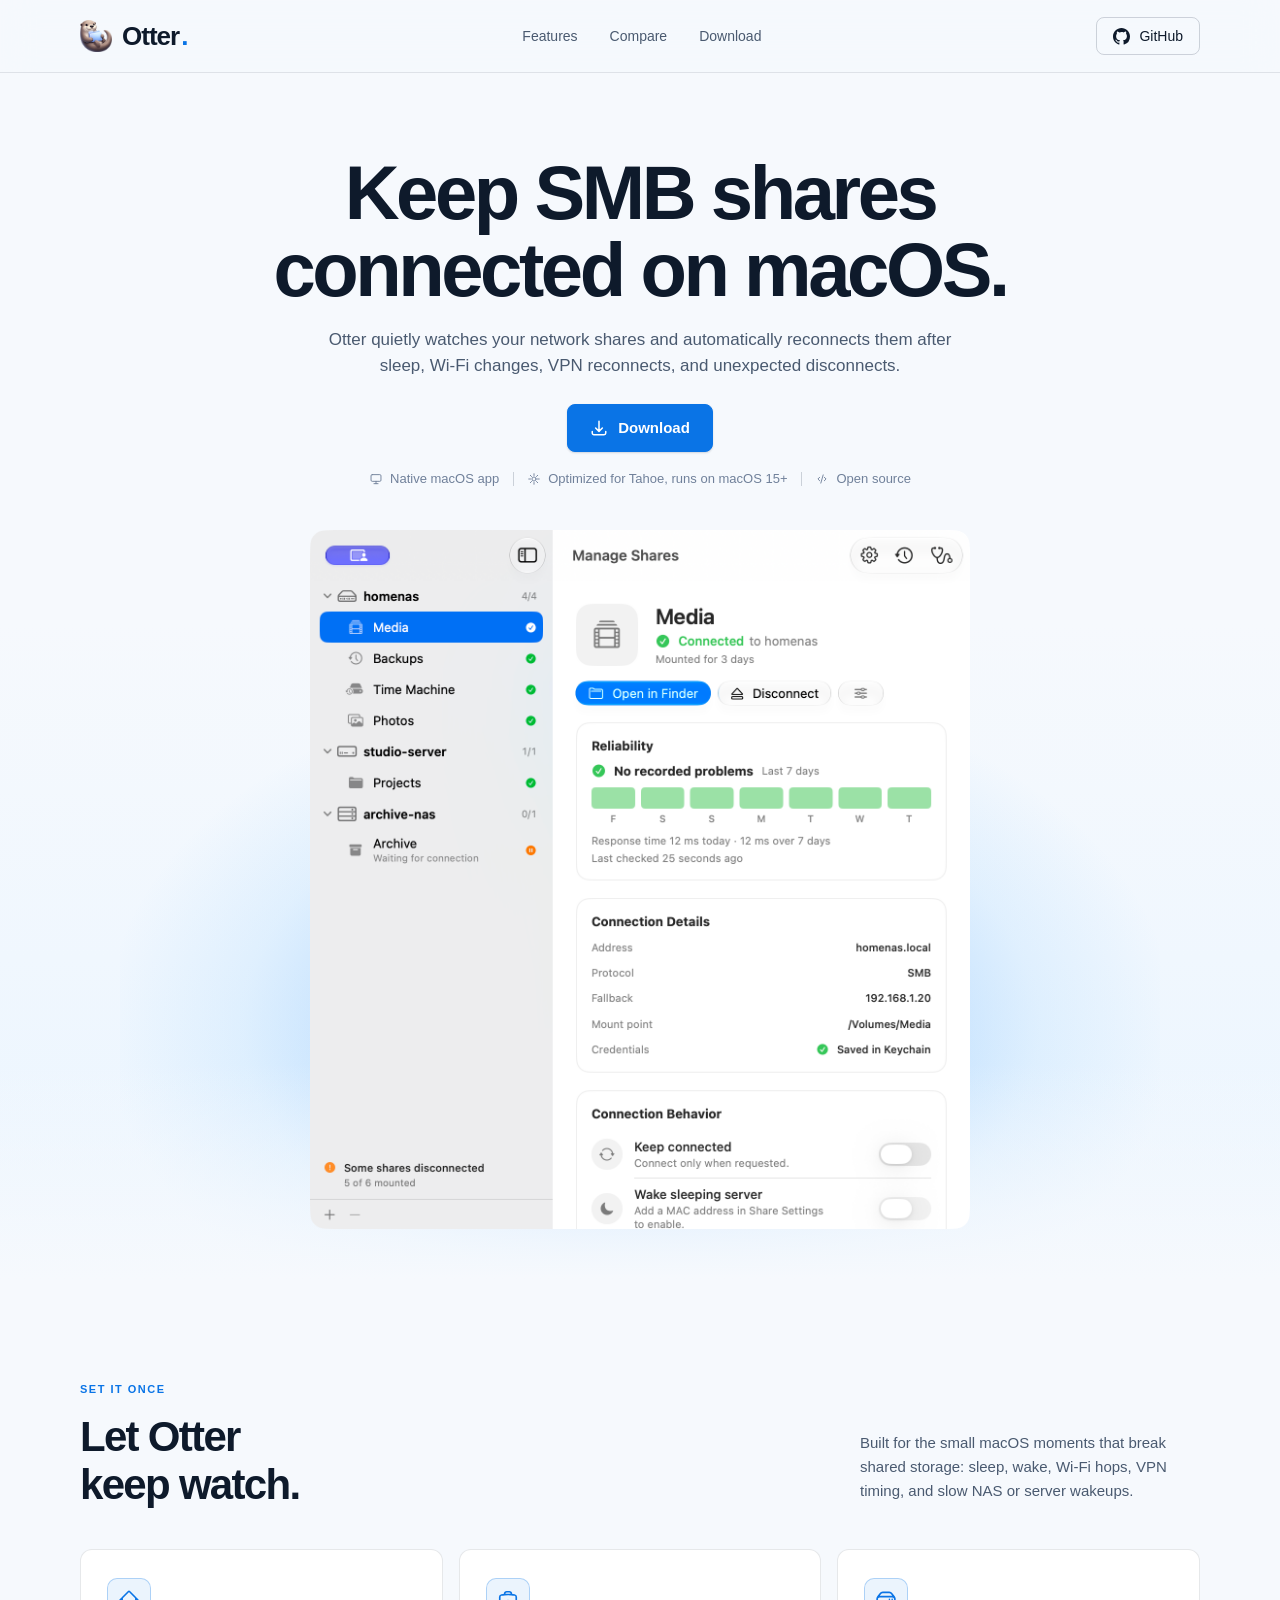
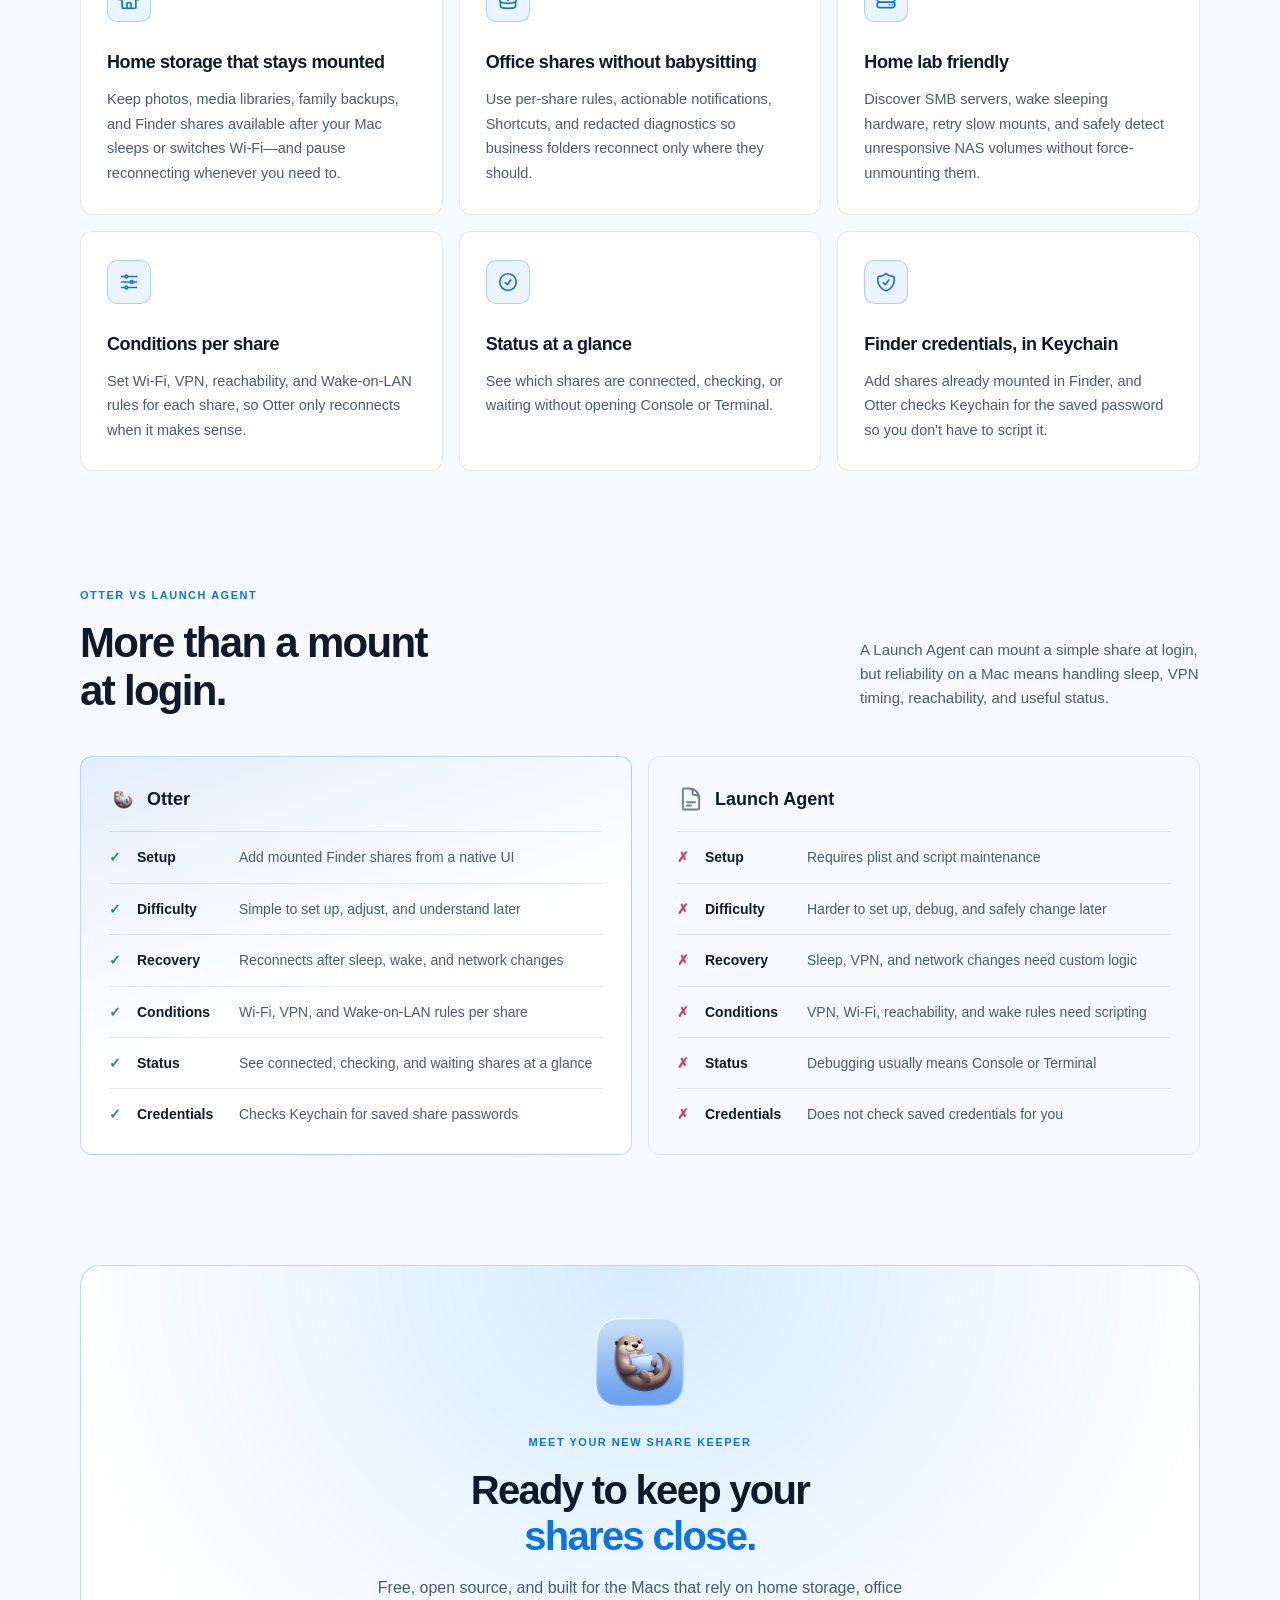
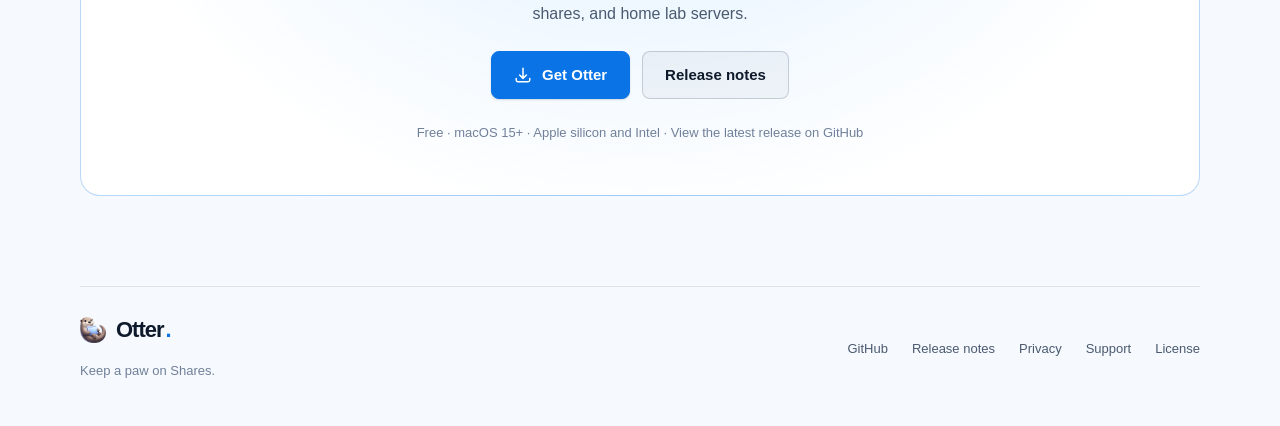
<file: website/index.html>
<!doctype html>
<html lang="en" data-theme="dark">
  <head>
    <meta charset="utf-8">
    <meta name="viewport" content="width=device-width, initial-scale=1">
    <title>Otter — Automatic SMB Share Reconnection for macOS</title>
    <meta
      name="description"
      content="Otter is a free, open-source macOS menu bar app that automatically reconnects SMB network shares after sleep, Wi-Fi changes, VPN reconnects, and disconnects."
    >
    <meta name="robots" content="index, follow, max-image-preview:large, max-snippet:-1, max-video-preview:-1">
    <link rel="canonical" href="https://get-otter.com/">
    <meta property="og:type" content="website">
    <meta property="og:site_name" content="Otter">
    <meta property="og:locale" content="en_US">
    <meta property="og:url" content="https://get-otter.com/">
    <meta property="og:title" content="Otter — Automatic SMB Share Reconnection for macOS">
    <meta property="og:description" content="A free, open-source macOS menu bar app that keeps SMB network shares connected after sleep, Wi-Fi changes, VPN reconnects, and unexpected disconnects.">
    <meta property="og:image" content="https://get-otter.com/assets/otter-icon-dark.png">
    <meta property="og:image:width" content="1024">
    <meta property="og:image:height" content="1024">
    <meta property="og:image:alt" content="Otter app icon">
    <meta name="twitter:card" content="summary">
    <meta name="twitter:title" content="Otter — Automatic SMB Share Reconnection for macOS">
    <meta name="twitter:description" content="A free, open-source macOS menu bar app that keeps SMB network shares connected automatically.">
    <meta name="twitter:image" content="https://get-otter.com/assets/otter-icon-dark.png">
    <meta name="twitter:image:alt" content="Otter app icon">
    <meta id="theme-color" name="theme-color" content="#0B1018">
    <link rel="icon" type="image/png" href="assets/otter-icon.png">
    <link rel="apple-touch-icon" href="assets/otter-icon.png">
    <link rel="manifest" href="site.webmanifest">
    <script>
      (function () {
        var prefersDark = window.matchMedia && window.matchMedia("(prefers-color-scheme: dark)").matches;
        var theme = prefersDark ? "dark" : "light";

        document.documentElement.dataset.theme = theme;
        document.documentElement.style.colorScheme = theme;
        document.querySelector("#theme-color").setAttribute("content", theme === "dark" ? "#0B1018" : "#F6F9FD");
      })();
    </script>
    <link rel="stylesheet" href="styles.css">
    <script type="application/ld+json">
      {
        "@context": "https://schema.org",
        "@type": "SoftwareApplication",
        "name": "Otter",
        "description": "A free, open-source macOS menu bar app that automatically reconnects SMB network shares after sleep, network changes, VPN reconnects, and unexpected disconnects.",
        "url": "https://get-otter.com/",
        "image": "https://get-otter.com/assets/otter-icon-dark.png",
        "downloadUrl": "https://get-otter.com/download/",
        "releaseNotes": "https://get-otter.com/release-notes/",
        "softwareVersion": "1.0.1",
        "operatingSystem": "macOS 15 or later",
        "applicationCategory": "UtilitiesApplication",
        "applicationSubCategory": "Network utility",
        "offers": {
          "@type": "Offer",
          "price": "0",
          "priceCurrency": "USD"
        },
        "sameAs": "https://github.com/johnwatso/Otter"
      }
    </script>
  </head>
  <body>
    <a class="skip-link" href="#main">Skip to content</a>
    <header class="site-header">
      <div class="site-header-inner wrap">
        <a class="brand" href="#top" aria-label="Otter home"><img src="assets/otter-mark.png" width="332" height="331" alt="">Otter<span class="brand-dot">.</span></a>
        <nav class="site-nav" aria-label="Main navigation">
          <a href="#features">Features</a>
          <a href="#compare">Compare</a>
          <a href="#download">Download</a>
        </nav>
        <div class="header-actions">
          <a class="pill-link" href="https://github.com/johnwatso/Otter">
            <svg viewBox="0 0 16 16" aria-hidden="true" focusable="false"><path d="M8 0C3.58 0 0 3.58 0 8c0 3.54 2.29 6.53 5.47 7.59.4.07.55-.17.55-.38 0-.19-.01-.82-.01-1.49-2.01.37-2.53-.49-2.69-.94-.09-.23-.48-.94-.82-1.13-.28-.15-.68-.52-.01-.53.63-.01 1.08.58 1.23.82.72 1.21 1.87.87 2.33.66.07-.52.28-.87.51-1.07-1.78-.2-3.64-.89-3.64-3.95 0-.87.31-1.59.82-2.15-.08-.2-.36-1.02.08-2.12 0 0 .67-.21 2.2.82A7.6 7.6 0 0 1 8 3.86c.68 0 1.36.09 2 .27 1.53-1.04 2.2-.82 2.2-.82.44 1.1.16 1.92.08 2.12.51.56.82 1.27.82 2.15 0 3.07-1.87 3.75-3.65 3.95.29.25.54.73.54 1.48 0 1.07-.01 1.93-.01 2.2 0 .21.15.46.55.38A8.013 8.013 0 0 0 16 8c0-4.42-3.58-8-8-8Z"></path></svg><span>GitHub</span>
          </a>
        </div>
      </div>
    </header>

    <main id="main">
      <div class="hero-scene">
        <section class="hero wrap" id="top">
          <h1>Keep SMB shares<br><span>connected on macOS.</span></h1>
          <p class="hero-copy">Otter quietly watches your network shares and automatically reconnects them after sleep, Wi-Fi changes, VPN reconnects, and unexpected disconnects.</p>
          <div class="hero-actions">
            <a class="button button-primary" href="./download/index.html">
              <svg class="button-icon button-icon-line" viewBox="0 0 24 24" aria-hidden="true" focusable="false"><path d="M3 16.5v2.25A2.25 2.25 0 0 0 5.25 21h13.5A2.25 2.25 0 0 0 21 18.75V16.5M16.5 12 12 16.5m0 0L7.5 12m4.5 4.5V3"></path></svg>
              Download
            </a>
          </div>
          <ul class="platform-note" aria-label="Platform details">
            <li>
              <svg viewBox="0 0 24 24" aria-hidden="true" focusable="false"><rect x="3.5" y="4.5" width="17" height="11.5" rx="2"></rect><path d="M8.5 20h7M12 16v4"></path></svg>
              <span>Native macOS app</span>
            </li>
            <li>
              <svg viewBox="0 0 24 24" aria-hidden="true" focusable="false"><path d="M12 3v3M12 18v3M3 12h3M18 12h3M5.64 5.64l2.12 2.12M16.24 16.24l2.12 2.12M18.36 5.64l-2.12 2.12M7.76 16.24l-2.12 2.12"></path><circle cx="12" cy="12" r="3.5"></circle></svg>
              <span>Optimized for Tahoe, runs on macOS 15+</span>
            </li>
            <li>
              <svg viewBox="0 0 24 24" aria-hidden="true" focusable="false"><path d="m8 9-3 3 3 3M16 9l3 3-3 3M14 5l-4 14"></path></svg>
              <span>Open source</span>
            </li>
          </ul>
        </section>

        <section class="showcase wrap" aria-label="Otter Manage Shares screenshots">
          <div class="showcase-stage">
            <img class="app-shot app-shot-light" src="assets/otter-app-light.png" width="680" height="720" alt="Otter Manage Shares window in light mode showing share status and network conditions">
            <img class="app-shot app-shot-dark" src="assets/otter-app-dark.png" width="680" height="720" alt="Otter Manage Shares window in dark mode showing share status and network conditions">
          </div>
        </section>
      </div>

      <section class="section wrap" id="features">
        <div class="section-heading">
          <div>
            <span class="eyebrow">Set it once</span>
            <h2>Let Otter<br>keep watch.</h2>
          </div>
          <p>Built for the small macOS moments that break shared storage: sleep, wake, Wi-Fi hops, VPN timing, and slow NAS or server wakeups.</p>
        </div>
        <div class="feature-grid">
        <article class="feature-card">
          <span class="feature-icon" aria-hidden="true"><svg viewBox="0 0 24 24" focusable="false"><path d="m2.25 12 8.954-8.955c.44-.439 1.152-.439 1.591 0L21.75 12M4.5 9.75v10.125c0 .621.504 1.125 1.125 1.125H9.75v-4.875c0-.621.504-1.125 1.125-1.125h2.25c.621 0 1.125.504 1.125 1.125V21h4.125c.621 0 1.125-.504 1.125-1.125V9.75M8.25 21h8.25"></path></svg></span>
          <h3>Home storage that stays mounted</h3>
          <p>Keep photos, media libraries, family backups, and Finder shares available after your Mac sleeps or switches Wi-Fi—and pause reconnecting whenever you need to.</p>
        </article>
        <article class="feature-card">
          <span class="feature-icon" aria-hidden="true"><svg viewBox="0 0 24 24" focusable="false"><path d="M20.25 14.15v4.25c0 1.094-.787 2.036-1.872 2.18-2.087.277-4.216.42-6.378.42s-4.291-.143-6.378-.42c-1.085-.144-1.872-1.086-1.872-2.18v-4.25m16.5 0a2.18 2.18 0 0 0 .75-1.661V8.706c0-1.081-.768-2.015-1.837-2.175a48.114 48.114 0 0 0-3.413-.387m4.5 8.006c-.194.165-.42.295-.673.38A23.978 23.978 0 0 1 12 15.75c-2.648 0-5.195-.429-7.577-1.22a2.016 2.016 0 0 1-.673-.38m0 0A2.18 2.18 0 0 1 3 12.489V8.706c0-1.081.768-2.015 1.837-2.175a48.111 48.111 0 0 1 3.413-.387m7.5 0V5.25A2.25 2.25 0 0 0 13.5 3h-3a2.25 2.25 0 0 0-2.25 2.25v.894m7.5 0a48.667 48.667 0 0 0-7.5 0M12 12.75h.008v.008H12v-.008Z"></path></svg></span>
          <h3>Office shares without babysitting</h3>
          <p>Use per-share rules, actionable notifications, Shortcuts, and redacted diagnostics so business folders reconnect only where they should.</p>
        </article>
        <article class="feature-card">
          <span class="feature-icon" aria-hidden="true"><svg viewBox="0 0 24 24" focusable="false"><path d="M5.25 14.25h13.5m-13.5 0a3 3 0 0 1-3-3m3 3a3 3 0 1 0 0 6h13.5a3 3 0 1 0 0-6m-16.5-3a3 3 0 0 1 3-3h13.5a3 3 0 0 1 3 3m-19.5 0a4.5 4.5 0 0 1 .9-2.7L5.737 5.1a3.375 3.375 0 0 1 2.7-1.35h7.126c1.062 0 2.062.5 2.7 1.35l2.587 3.45a4.5 4.5 0 0 1 .9 2.7m0 0a3 3 0 0 1-3 3m0 3h.008v.008h-.008v-.008Zm0-6h.008v.008h-.008v-.008Zm-3 6h.008v.008h-.008v-.008Zm0-6h.008v.008h-.008v-.008Z"></path></svg></span>
          <h3>Home lab friendly</h3>
          <p>Discover SMB servers, wake sleeping hardware, retry slow mounts, and safely detect unresponsive NAS volumes without force-unmounting them.</p>
        </article>
        <article class="feature-card">
          <span class="feature-icon" aria-hidden="true"><svg viewBox="0 0 24 24" focusable="false"><path d="M10.5 6h9.75M10.5 6a1.5 1.5 0 1 1-3 0m3 0a1.5 1.5 0 1 0-3 0M3.75 6H7.5m3 12h9.75m-9.75 0a1.5 1.5 0 0 1-3 0m3 0a1.5 1.5 0 0 0-3 0m-3.75 0H7.5m9-6h3.75m-3.75 0a1.5 1.5 0 0 1-3 0m3 0a1.5 1.5 0 0 0-3 0m-9.75 0h9.75"></path></svg></span>
          <h3>Conditions per share</h3>
          <p>Set Wi-Fi, VPN, reachability, and Wake-on-LAN rules for each share, so Otter only reconnects when it makes sense.</p>
        </article>
        <article class="feature-card">
          <span class="feature-icon" aria-hidden="true"><svg viewBox="0 0 24 24" focusable="false"><path d="M9 12.75 11.25 15 15 9.75M21 12a9 9 0 1 1-18 0 9 9 0 0 1 18 0Z"></path></svg></span>
          <h3>Status at a glance</h3>
          <p>See which shares are connected, checking, or waiting without opening Console or Terminal.</p>
        </article>
        <article class="feature-card">
          <span class="feature-icon" aria-hidden="true"><svg viewBox="0 0 24 24" focusable="false"><path d="M9 12.75 11.25 15 15 9.75m-3-7.036A11.959 11.959 0 0 1 3.598 6 11.99 11.99 0 0 0 3 9.749c0 5.592 3.824 10.29 9 11.623 5.176-1.332 9-6.03 9-11.622 0-1.31-.21-2.571-.598-3.751h-.152c-3.196 0-6.1-1.248-8.25-3.285Z"></path></svg></span>
          <h3>Finder credentials, in Keychain</h3>
          <p>Add shares already mounted in Finder, and Otter checks Keychain for the saved password so you don't have to script it.</p>
        </article>
        </div>
      </section>

      <section class="section wrap" id="compare">
        <div class="section-heading">
          <div>
            <span class="eyebrow">Otter vs Launch Agent</span>
            <h2>More than a mount<br>at login.</h2>
          </div>
          <p>A Launch Agent can mount a simple share at login, but reliability on a Mac means handling sleep, VPN timing, reachability, and useful status.</p>
        </div>
        <div class="compare-grid">
          <article class="compare-card compare-card-primary">
            <div class="compare-card-heading"><img src="assets/otter-icon.png" width="28" height="28" alt=""><h3>Otter</h3></div>
            <ul class="compare-points">
          <li><span class="point-good">✓</span><strong>Setup</strong><span>Add mounted Finder shares from a native UI</span></li>
          <li><span class="point-good">✓</span><strong>Difficulty</strong><span>Simple to set up, adjust, and understand later</span></li>
          <li><span class="point-good">✓</span><strong>Recovery</strong><span>Reconnects after sleep, wake, and network changes</span></li>
          <li><span class="point-good">✓</span><strong>Conditions</strong><span>Wi-Fi, VPN, and Wake-on-LAN rules per share</span></li>
          <li><span class="point-good">✓</span><strong>Status</strong><span>See connected, checking, and waiting shares at a glance</span></li>
          <li><span class="point-good">✓</span><strong>Credentials</strong><span>Checks Keychain for saved share passwords</span></li>
            </ul>
          </article>
          <article class="compare-card compare-card-muted">
            <div class="compare-card-heading">
              <span class="plist-file-icon" aria-hidden="true"><svg viewBox="0 0 24 24" focusable="false"><path d="M19.5 14.25v-2.625a3.375 3.375 0 0 0-3.375-3.375h-1.5A1.125 1.125 0 0 1 13.5 7.125v-1.5a3.375 3.375 0 0 0-3.375-3.375H8.25m0 12.75h7.5m-7.5 3H12M10.5 2.25H5.625c-.621 0-1.125.504-1.125 1.125v17.25c0 .621.504 1.125 1.125 1.125h12.75c.621 0 1.125-.504 1.125-1.125V11.25a9 9 0 0 0-9-9Z"></path></svg></span>
              <h3>Launch Agent</h3>
            </div>
            <ul class="compare-points">
          <li><span class="point-warn">✗</span><strong>Setup</strong><span>Requires plist and script maintenance</span></li>
          <li><span class="point-warn">✗</span><strong>Difficulty</strong><span>Harder to set up, debug, and safely change later</span></li>
          <li><span class="point-warn">✗</span><strong>Recovery</strong><span>Sleep, VPN, and network changes need custom logic</span></li>
          <li><span class="point-warn">✗</span><strong>Conditions</strong><span>VPN, Wi-Fi, reachability, and wake rules need scripting</span></li>
          <li><span class="point-warn">✗</span><strong>Status</strong><span>Debugging usually means Console or Terminal</span></li>
          <li><span class="point-warn">✗</span><strong>Credentials</strong><span>Does not check saved credentials for you</span></li>
            </ul>
          </article>
        </div>
      </section>

      <section class="get-started wrap" id="download">
        <div class="cta-panel">
          <img class="theme-icon-light" src="assets/otter-icon-light.png" width="1024" height="1024" loading="lazy" decoding="async" alt="">
          <img class="theme-icon-dark" src="assets/otter-icon-dark.png" width="1024" height="1024" loading="lazy" decoding="async" alt="">
          <span class="eyebrow">Meet your new share keeper</span>
          <h2>Ready to keep your<br><span class="accent">shares close.</span></h2>
          <p>Free, open source, and built for the Macs that rely on home storage, office shares, and home lab servers.</p>
          <div class="hero-actions">
            <a class="button button-primary" href="./download/index.html">
              <svg class="button-icon button-icon-line" viewBox="0 0 24 24" aria-hidden="true" focusable="false"><path d="M3 16.5v2.25A2.25 2.25 0 0 0 5.25 21h13.5A2.25 2.25 0 0 0 21 18.75V16.5M16.5 12 12 16.5m0 0L7.5 12m4.5 4.5V3"></path></svg>
              Get Otter
            </a>
            <a class="button button-secondary" href="./release-notes/index.html">Release notes</a>
          </div>
          <p class="download-meta">Free · macOS 15+ · Apple silicon and Intel · <span id="release-availability">Checking latest release…</span></p>
        </div>
      </section>
    </main>

    <footer class="site-footer wrap">
      <div>
        <a class="brand" href="#top"><img src="assets/otter-mark.png" width="332" height="331" alt="">Otter<span class="brand-dot">.</span></a>
        <p>Keep a paw on Shares.</p>
      </div>
      <div class="footer-links">
        <a href="https://github.com/johnwatso/Otter">GitHub</a>
        <a href="./release-notes/index.html">Release notes</a>
        <a href="https://github.com/johnwatso/Otter/blob/main/PRIVACY.md">Privacy</a>
        <a href="https://github.com/johnwatso/Otter/blob/main/SUPPORT.md">Support</a>
        <a href="https://github.com/johnwatso/Otter/blob/main/LICENSE">License</a>
      </div>
    </footer>
    <script>
      (function () {
        var themeColor = document.querySelector("#theme-color");
        var releaseAvailability = document.querySelector("#release-availability");

        function setTheme(theme) {
          document.documentElement.dataset.theme = theme;
          document.documentElement.style.colorScheme = theme;
          themeColor.setAttribute("content", theme === "dark" ? "#0B1018" : "#F6F9FD");
        }

        if (window.matchMedia) {
          window.matchMedia("(prefers-color-scheme: dark)").addEventListener("change", function (event) {
            setTheme(event.matches ? "dark" : "light");
          });
        }

        fetch("https://api.github.com/repos/johnwatso/Otter/releases/latest", {
          headers: {
            "Accept": "application/vnd.github+json",
            "X-GitHub-Api-Version": "2022-11-28"
          }
        })
          .then(function (response) {
            if (response.ok) {
              return response.json();
            }

            if (response.status === 404) {
              return null;
            }

            throw new Error("GitHub release check failed with status " + response.status);
          })
          .then(function (release) {
            releaseAvailability.textContent = release
              ? (release.tag_name ? release.tag_name + " available" : "Latest release available")
              : "No release published yet";
          })
          .catch(function () {
            releaseAvailability.textContent = "View the latest release on GitHub";
          });
      })();
    </script>
  </body>
</html>
</file>
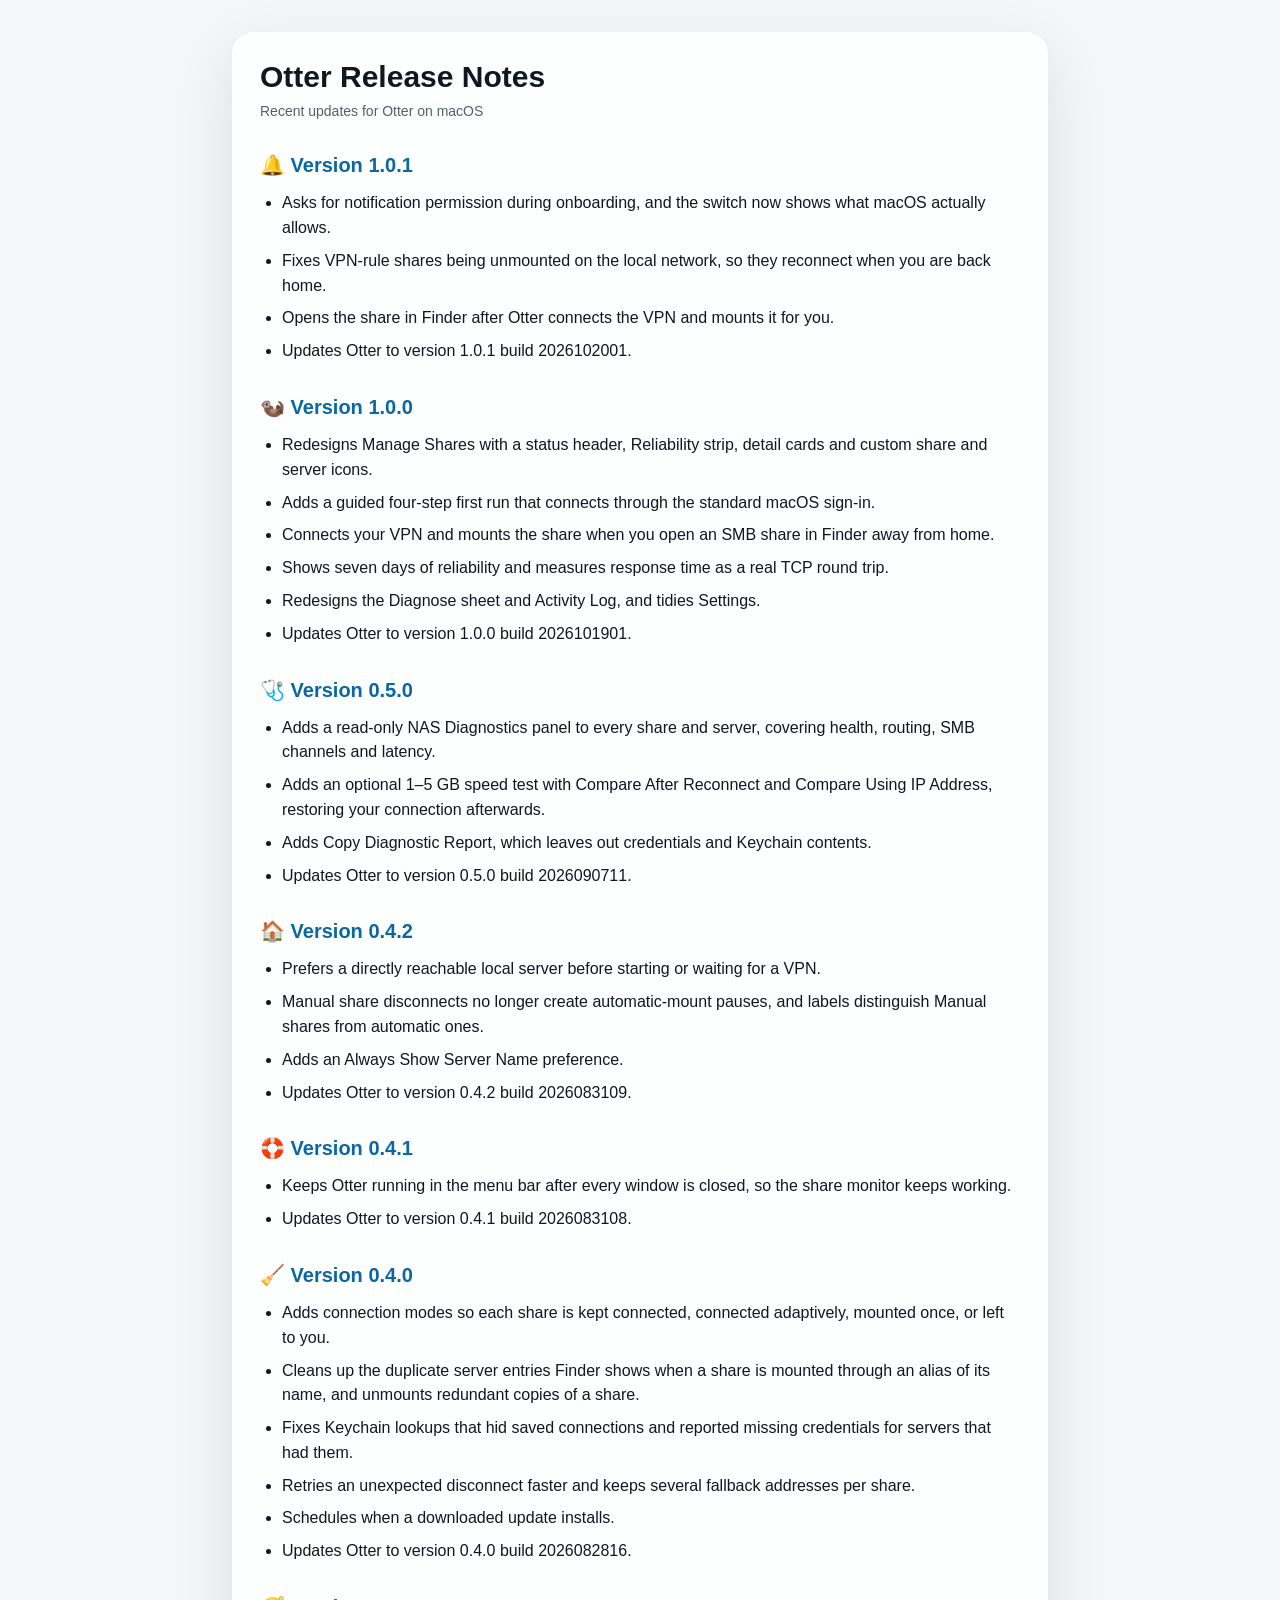
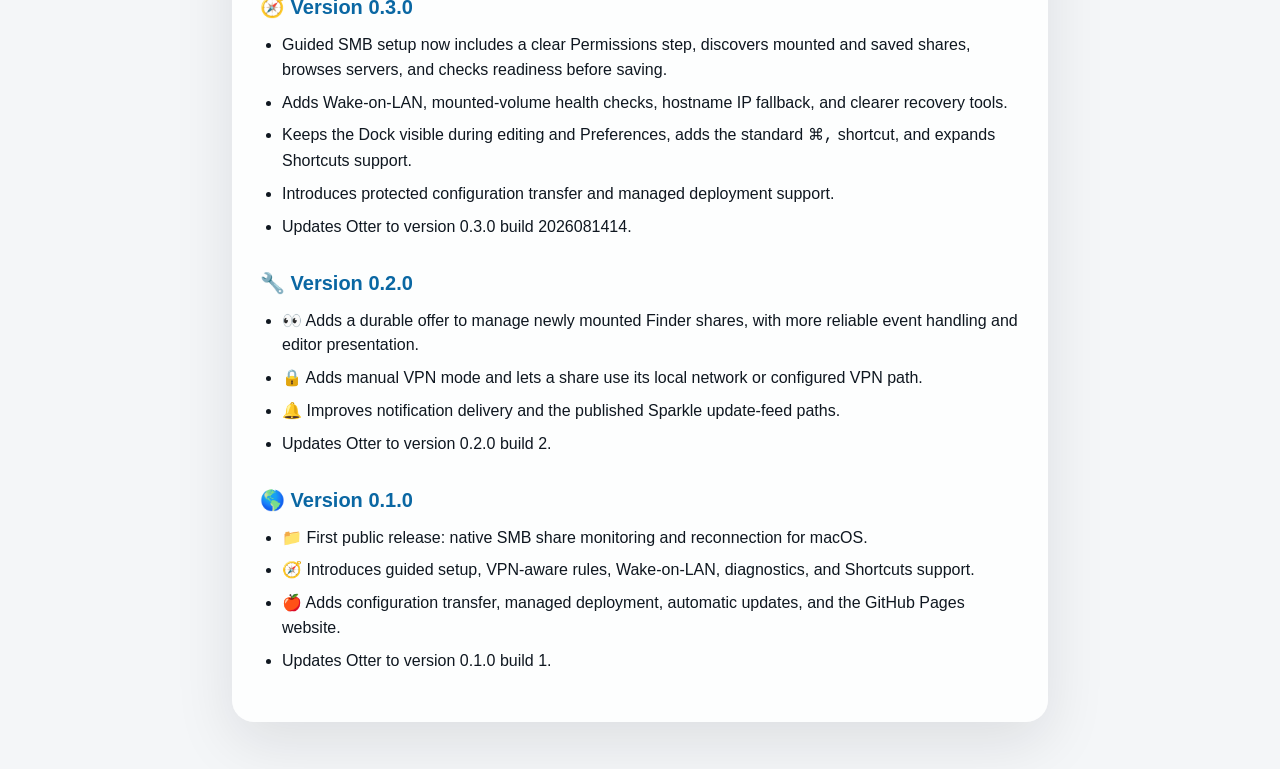
<file: docs/release-notes/index.html>
<!doctype html>
<html lang="en">
<head>
  <meta charset="utf-8">
  <meta name="viewport" content="width=device-width, initial-scale=1">
  <title>Otter Release Notes</title>
  <meta name="description" content="Release notes and changelog for Otter, the native macOS app that keeps network shares connected.">
  <meta name="robots" content="index, follow, max-image-preview:large, max-snippet:-1">
  <link rel="canonical" href="https://get-otter.com/release-notes/">
  <meta property="og:type" content="website">
  <meta property="og:site_name" content="Otter">
  <meta property="og:url" content="https://get-otter.com/release-notes/">
  <meta property="og:title" content="Otter Release Notes">
  <meta property="og:description" content="Release notes and changelog for Otter, the native macOS app that keeps network shares connected.">
  <meta property="og:image" content="https://get-otter.com/assets/otter-icon-dark.png">
  <meta property="og:image:alt" content="Otter app icon">
  <link rel="icon" type="image/png" href="/assets/otter-icon.png">
  <style>
    :root { color-scheme: light dark; }
    body { margin: 0; padding: 32px 20px 48px; font: 16px/1.55 -apple-system, BlinkMacSystemFont, "Segoe UI", sans-serif; background: #f4f6f8; color: #0f1720; }
    main { max-width: 760px; margin: 0 auto; padding: 28px; border-radius: 22px; background: rgba(255, 255, 255, .86); box-shadow: 0 20px 60px rgba(15, 23, 32, .10); }
    h1 { margin: 0 0 6px; font-size: 30px; line-height: 1.15; }
    .meta { margin: 0 0 24px; color: #52606d; font-size: 14px; }
    h2 { margin: 28px 0 10px; font-size: 20px; }
    ul { margin: 0 0 20px; padding-left: 22px; }
    li { margin: 0 0 8px; }
    a { color: #0a67a3; text-decoration: none; }
    a:hover { text-decoration: underline; }
    @media (prefers-color-scheme: dark) { body { background: #0b1015; color: #edf2f7; } main { background: rgba(15, 23, 32, .88); box-shadow: 0 24px 70px rgba(0, 0, 0, .45); } .meta { color: #9fb0c2; } a { color: #73c3ff; } }
  </style>
</head>
<body>
  <main>
    <h1>Otter Release Notes</h1>
    <p class="meta">Recent updates for Otter on macOS</p>

    <h2>&#128276; <a href="./1.0.1.html">Version 1.0.1</a></h2>
    <ul>
      <li>Asks for notification permission during onboarding, and the switch now shows what macOS actually allows.</li>
      <li>Fixes VPN-rule shares being unmounted on the local network, so they reconnect when you are back home.</li>
      <li>Opens the share in Finder after Otter connects the VPN and mounts it for you.</li>
      <li>Updates Otter to version 1.0.1 build 2026102001.</li>
    </ul>

    <h2>&#129446; <a href="./1.0.0.html">Version 1.0.0</a></h2>
    <ul>
      <li>Redesigns Manage Shares with a status header, Reliability strip, detail cards and custom share and server icons.</li>
      <li>Adds a guided four-step first run that connects through the standard macOS sign-in.</li>
      <li>Connects your VPN and mounts the share when you open an SMB share in Finder away from home.</li>
      <li>Shows seven days of reliability and measures response time as a real TCP round trip.</li>
      <li>Redesigns the Diagnose sheet and Activity Log, and tidies Settings.</li>
      <li>Updates Otter to version 1.0.0 build 2026101901.</li>
    </ul>

    <h2>&#129658; <a href="./0.5.0.html">Version 0.5.0</a></h2>
    <ul>
      <li>Adds a read-only NAS Diagnostics panel to every share and server, covering health, routing, SMB channels and latency.</li>
      <li>Adds an optional 1&ndash;5 GB speed test with Compare After Reconnect and Compare Using IP Address, restoring your connection afterwards.</li>
      <li>Adds Copy Diagnostic Report, which leaves out credentials and Keychain contents.</li>
      <li>Updates Otter to version 0.5.0 build 2026090711.</li>
    </ul>

    <h2>&#127968; <a href="./0.4.2.html">Version 0.4.2</a></h2>
    <ul>
      <li>Prefers a directly reachable local server before starting or waiting for a VPN.</li>
      <li>Manual share disconnects no longer create automatic-mount pauses, and labels distinguish Manual shares from automatic ones.</li>
      <li>Adds an Always Show Server Name preference.</li>
      <li>Updates Otter to version 0.4.2 build 2026083109.</li>
    </ul>

    <h2>&#128735; <a href="./0.4.1.html">Version 0.4.1</a></h2>
    <ul>
      <li>Keeps Otter running in the menu bar after every window is closed, so the share monitor keeps working.</li>
      <li>Updates Otter to version 0.4.1 build 2026083108.</li>
    </ul>

    <h2>&#129529; <a href="./0.4.0.html">Version 0.4.0</a></h2>
    <ul>
      <li>Adds connection modes so each share is kept connected, connected adaptively, mounted once, or left to you.</li>
      <li>Cleans up the duplicate server entries Finder shows when a share is mounted through an alias of its name, and unmounts redundant copies of a share.</li>
      <li>Fixes Keychain lookups that hid saved connections and reported missing credentials for servers that had them.</li>
      <li>Retries an unexpected disconnect faster and keeps several fallback addresses per share.</li>
      <li>Schedules when a downloaded update installs.</li>
      <li>Updates Otter to version 0.4.0 build 2026082816.</li>
    </ul>

    <h2>&#129517; <a href="./0.3.0.html">Version 0.3.0</a></h2>
    <ul>
      <li>Guided SMB setup now includes a clear Permissions step, discovers mounted and saved shares, browses servers, and checks readiness before saving.</li>
      <li>Adds Wake-on-LAN, mounted-volume health checks, hostname IP fallback, and clearer recovery tools.</li>
      <li>Keeps the Dock visible during editing and Preferences, adds the standard <kbd>&#8984;,</kbd> shortcut, and expands Shortcuts support.</li>
      <li>Introduces protected configuration transfer and managed deployment support.</li>
      <li>Updates Otter to version 0.3.0 build 2026081414.</li>
    </ul>

    <h2>&#128295; <a href="./0.2.0.html">Version 0.2.0</a></h2>
    <ul>
      <li>👀 Adds a durable offer to manage newly mounted Finder shares, with more reliable event handling and editor presentation.</li>
      <li>🔒 Adds manual VPN mode and lets a share use its local network or configured VPN path.</li>
      <li>🔔 Improves notification delivery and the published Sparkle update-feed paths.</li>
      <li>Updates Otter to version 0.2.0 build 2.</li>
    </ul>

    <h2>&#127758; <a href="./0.1.0.html">Version 0.1.0</a></h2>
    <ul>
      <li>📁 First public release: native SMB share monitoring and reconnection for macOS.</li>
      <li>🧭 Introduces guided setup, VPN-aware rules, Wake-on-LAN, diagnostics, and Shortcuts support.</li>
      <li>🍎 Adds configuration transfer, managed deployment, automatic updates, and the GitHub Pages website.</li>
      <li>Updates Otter to version 0.1.0 build 1.</li>
    </ul>
  </main>
</body>
</html>
</file>
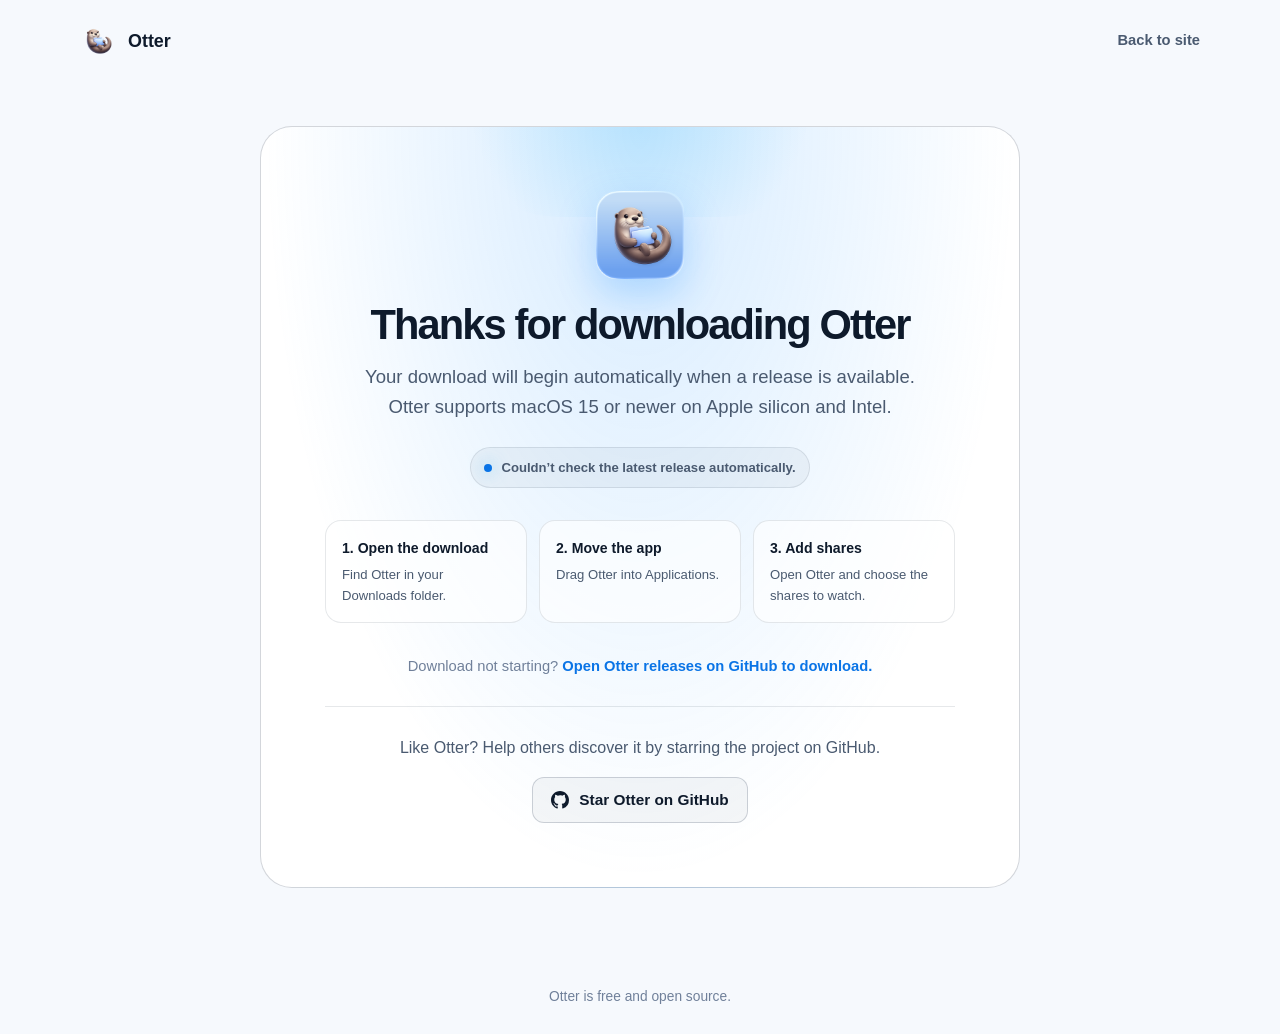
<file: website/download/index.html>
<!doctype html>
<html lang="en" data-theme="dark">
  <head>
    <meta charset="utf-8">
    <meta name="viewport" content="width=device-width, initial-scale=1">
    <title>Download Otter for macOS</title>
    <meta
      name="description"
      content="Download Otter, a lightweight macOS app that keeps SMB network shares connected after sleep, network changes, and disconnects."
    >
    <meta name="robots" content="noindex, follow">
    <link rel="canonical" href="https://get-otter.com/download/">
    <meta id="theme-color" name="theme-color" content="#0B1018">
    <link rel="icon" type="image/png" href="../assets/otter-icon.png">
    <link rel="apple-touch-icon" href="../assets/otter-icon.png">
    <script>
      (function () {
        var prefersDark = window.matchMedia && window.matchMedia("(prefers-color-scheme: dark)").matches;
        var theme = prefersDark ? "dark" : "light";

        document.documentElement.dataset.theme = theme;
        document.documentElement.style.colorScheme = theme;
        document.querySelector("#theme-color").setAttribute("content", theme === "dark" ? "#0B1018" : "#F6F9FD");
      })();
    </script>
    <link rel="stylesheet" href="../styles.css">
    <style>
      .download-page {
        min-height: 100svh;
        display: flex;
        flex-direction: column;
      }

      .download-nav,
      .download-page-footer {
        width: min(100% - 32px, 1120px);
        margin: 0 auto;
      }

      .download-nav {
        min-height: 82px;
        display: flex;
        align-items: center;
        justify-content: space-between;
        gap: 18px;
      }

      .download-brand,
      .download-nav-link {
        color: var(--text);
        text-decoration: none;
      }

      .download-brand {
        display: inline-flex;
        align-items: center;
        gap: 10px;
        font-size: 1.12rem;
        font-weight: 820;
      }

      .download-brand img {
        width: 38px;
        height: 38px;
        border-radius: 9px;
      }

      .download-nav-link {
        color: var(--muted);
        font-size: 0.92rem;
        font-weight: 760;
      }

      .download-nav-link:hover,
      .download-nav-link:focus-visible {
        color: var(--text);
      }

      .download-page-main {
        width: min(100% - 32px, 760px);
        margin: auto;
        padding: 44px 0 72px;
        text-align: center;
      }

      .post-download-card {
        position: relative;
        overflow: hidden;
        border-radius: 32px;
        padding: clamp(34px, 7vw, 64px);
      }

      .post-download-card::before {
        content: "";
        position: absolute;
        top: -170px;
        left: 50%;
        width: 420px;
        height: 260px;
        border-radius: 999px;
        transform: translateX(-50%);
        background: radial-gradient(circle, rgba(90, 200, 250, 0.3), transparent 70%);
        pointer-events: none;
      }

      .post-download-inner {
        position: relative;
        z-index: 1;
      }

      .post-download-icon {
        width: 88px;
        height: 88px;
        margin: 0 auto 24px;
        border-radius: 20px;
        box-shadow: 0 16px 38px rgba(30, 144, 255, 0.26);
      }

      .post-download-card h1 {
        margin-bottom: 14px;
        font-size: clamp(1.8rem, 4vw, 2.6rem);
        line-height: 1.08;
      }

      .post-download-intro {
        max-width: 570px;
        margin: 0 auto;
        color: var(--muted);
        font-size: clamp(1rem, 2.5vw, 1.16rem);
      }

      .download-status {
        display: inline-flex;
        align-items: center;
        gap: 9px;
        margin: 26px 0 0;
        padding: 9px 13px;
        border: 1px solid var(--line);
        border-radius: 999px;
        background: var(--badge-bg);
        color: var(--muted);
        font-size: 0.82rem;
        font-weight: 720;
      }

      .download-status-dot {
        width: 8px;
        height: 8px;
        border-radius: 999px;
        background: var(--aqua);
        box-shadow: 0 0 16px rgba(90, 200, 250, 0.75);
      }

      .install-steps {
        display: grid;
        grid-template-columns: repeat(3, 1fr);
        gap: 12px;
        margin: 32px 0;
        padding: 0;
        list-style: none;
        text-align: left;
      }

      .install-steps li {
        min-width: 0;
        padding: 16px;
        border: 1px solid var(--line);
        border-radius: 16px;
        background: rgba(255, 255, 255, 0.04);
        color: var(--muted);
        font-size: 0.82rem;
      }

      :root[data-theme="light"] .install-steps li {
        background: rgba(255, 255, 255, 0.62);
      }

      .install-steps strong {
        display: block;
        margin-bottom: 4px;
        color: var(--text);
        font-size: 0.88rem;
      }

      .manual-download {
        margin: 0;
        color: var(--soft);
        font-size: 0.92rem;
      }

      .manual-download a,
      .star-copy a {
        color: var(--cyan);
        font-weight: 780;
        text-underline-offset: 3px;
      }

      .star-panel {
        margin-top: 28px;
        padding-top: 28px;
        border-top: 1px solid var(--line);
      }

      .star-copy {
        margin: 0;
        color: var(--muted);
      }

      .github-star-button {
        min-height: 46px;
        min-width: 0;
        margin-top: 16px;
        padding: 0 18px;
        border-radius: 12px;
        font-size: 0.96rem;
      }

      .download-page-footer {
        min-height: 74px;
        display: flex;
        align-items: center;
        justify-content: center;
        color: var(--soft);
        font-size: 0.86rem;
        text-align: center;
      }

      @media (max-width: 620px) {
        .download-nav {
          min-height: 74px;
          padding-top: env(safe-area-inset-top);
        }

        .download-page-main {
          padding: 28px 0 52px;
        }

        .post-download-card {
          border-radius: 24px;
          padding: 34px 22px;
        }

        .install-steps {
          grid-template-columns: 1fr;
        }
      }
    </style>
  </head>
  <body class="download-page">
    <nav class="download-nav" aria-label="Download page navigation">
      <a class="download-brand" href="../index.html">
        <img src="../assets/otter-icon.png" width="1024" height="1024" alt="">
        <span>Otter</span>
      </a>
      <a class="download-nav-link" href="../index.html">Back to site</a>
    </nav>

    <main class="download-page-main">
      <section class="post-download-card glass-panel" aria-labelledby="download-heading">
        <div class="post-download-inner">
          <img class="post-download-icon theme-icon-light" src="../assets/otter-icon-light.png" width="1024" height="1024" alt="">
          <img class="post-download-icon theme-icon-dark" src="../assets/otter-icon-dark.png" width="1024" height="1024" alt="">
          <h1 id="download-heading">Thanks for downloading Otter</h1>
          <p class="post-download-intro">Your download will begin automatically when a release is available. Otter supports macOS 15 or newer on Apple silicon and Intel.</p>

          <p class="download-status" id="status" aria-live="polite">
            <span class="download-status-dot" aria-hidden="true"></span>
            <span>Checking GitHub Releases...</span>
          </p>

          <ol class="install-steps" aria-label="Installation steps">
            <li><strong>1. Open the download</strong>Find Otter in your Downloads folder.</li>
            <li><strong>2. Move the app</strong>Drag Otter into Applications.</li>
            <li><strong>3. Add shares</strong>Open Otter and choose the shares to watch.</li>
          </ol>

          <p class="manual-download">Download not starting? <a id="manual-download" href="https://github.com/johnwatso/Otter/releases" target="_blank" rel="noopener noreferrer">View Otter releases on GitHub.</a></p>

          <div class="star-panel">
            <p class="star-copy">Like Otter? Help others discover it by starring the project on GitHub.</p>
            <a class="button button-secondary github-star-button" href="https://github.com/johnwatso/Otter" target="_blank" rel="noopener noreferrer">
              <svg class="button-icon" viewBox="0 0 16 16" aria-hidden="true" focusable="false">
                <path d="M8 0C3.58 0 0 3.58 0 8c0 3.54 2.29 6.53 5.47 7.59.4.07.55-.17.55-.38 0-.19-.01-.82-.01-1.49-2.01.37-2.53-.49-2.69-.94-.09-.23-.48-.94-.82-1.13-.28-.15-.68-.52-.01-.53.63-.01 1.08.58 1.23.82.72 1.21 1.87.87 2.33.66.07-.52.28-.87.51-1.07-1.78-.2-3.64-.89-3.64-3.95 0-.87.31-1.59.82-2.15-.08-.2-.36-1.02.08-2.12 0 0 .67-.21 2.2.82A7.6 7.6 0 0 1 8 3.86c.68 0 1.36.09 2 .27 1.53-1.04 2.2-.82 2.2-.82.44 1.1.16 1.92.08 2.12.51.56.82 1.27.82 2.15 0 3.07-1.87 3.75-3.65 3.95.29.25.54.73.54 1.48 0 1.07-.01 1.93-.01 2.2 0 .21.15.46.55.38A8.013 8.013 0 0 0 16 8c0-4.42-3.58-8-8-8Z"></path>
              </svg>
              Star Otter on GitHub
            </a>
          </div>
        </div>
      </section>
    </main>

    <footer class="download-page-footer">Otter is free and open source.</footer>
    <iframe name="download-target" title="Otter download" hidden></iframe>

    <script>
      (function () {
        var apiUrl = "https://api.github.com/repos/johnwatso/Otter/releases/latest";
        var releasesUrl = "https://github.com/johnwatso/Otter/releases";
        var manualLink = document.getElementById("manual-download");
        var statusText = document.querySelector("#status span:last-child");
        var downloadTarget = document.querySelector('iframe[name="download-target"]');

        function setManualLink(url, text, target) {
          manualLink.href = url;
          manualLink.textContent = text;
          manualLink.target = target;

          if (target === "_blank") {
            manualLink.rel = "noopener noreferrer";
          } else {
            manualLink.removeAttribute("rel");
          }
        }

        function setNoRelease() {
          statusText.textContent = "No Otter release is published yet.";
          setManualLink(releasesUrl, "View Otter releases on GitHub.", "_blank");
        }

        function setReleaseCheckFailed() {
          statusText.textContent = "Couldn’t check the latest release automatically.";
          setManualLink(releasesUrl, "Open Otter releases on GitHub to download.", "_blank");
        }

        function startDownload(url) {
          statusText.textContent = "Your download is starting automatically.";
          setManualLink(url, "Click here to download Otter manually.", "download-target");
          downloadTarget.src = url;
        }

        fetch(apiUrl, {
          headers: {
            "Accept": "application/vnd.github+json",
            "X-GitHub-Api-Version": "2022-11-28"
          }
        })
          .then(function (response) {
            if (response.ok) {
              return response.json();
            }

            if (response.status === 404) {
              return null;
            }

            throw new Error("GitHub release check failed with status " + response.status);
          })
          .then(function (release) {
            if (!release) {
              setNoRelease();
              return;
            }

            var assets = release.assets || [];
            var download = assets.find(function (asset) {
              return /^Otter-.*\.(zip|dmg)$/i.test(asset.name || "");
            }) || assets.find(function (asset) {
              return /\.(zip|dmg)$/i.test(asset.name || "");
            });

            if (download && download.browser_download_url) {
              startDownload(download.browser_download_url);
              return;
            }

            statusText.textContent = "Latest release found, but no Mac download is attached yet.";
            setManualLink(release.html_url || releasesUrl, "Open the latest Otter release.", "_blank");
          })
          .catch(function () {
            setReleaseCheckFailed();
          });
      })();
    </script>
  </body>
</html>
</file>
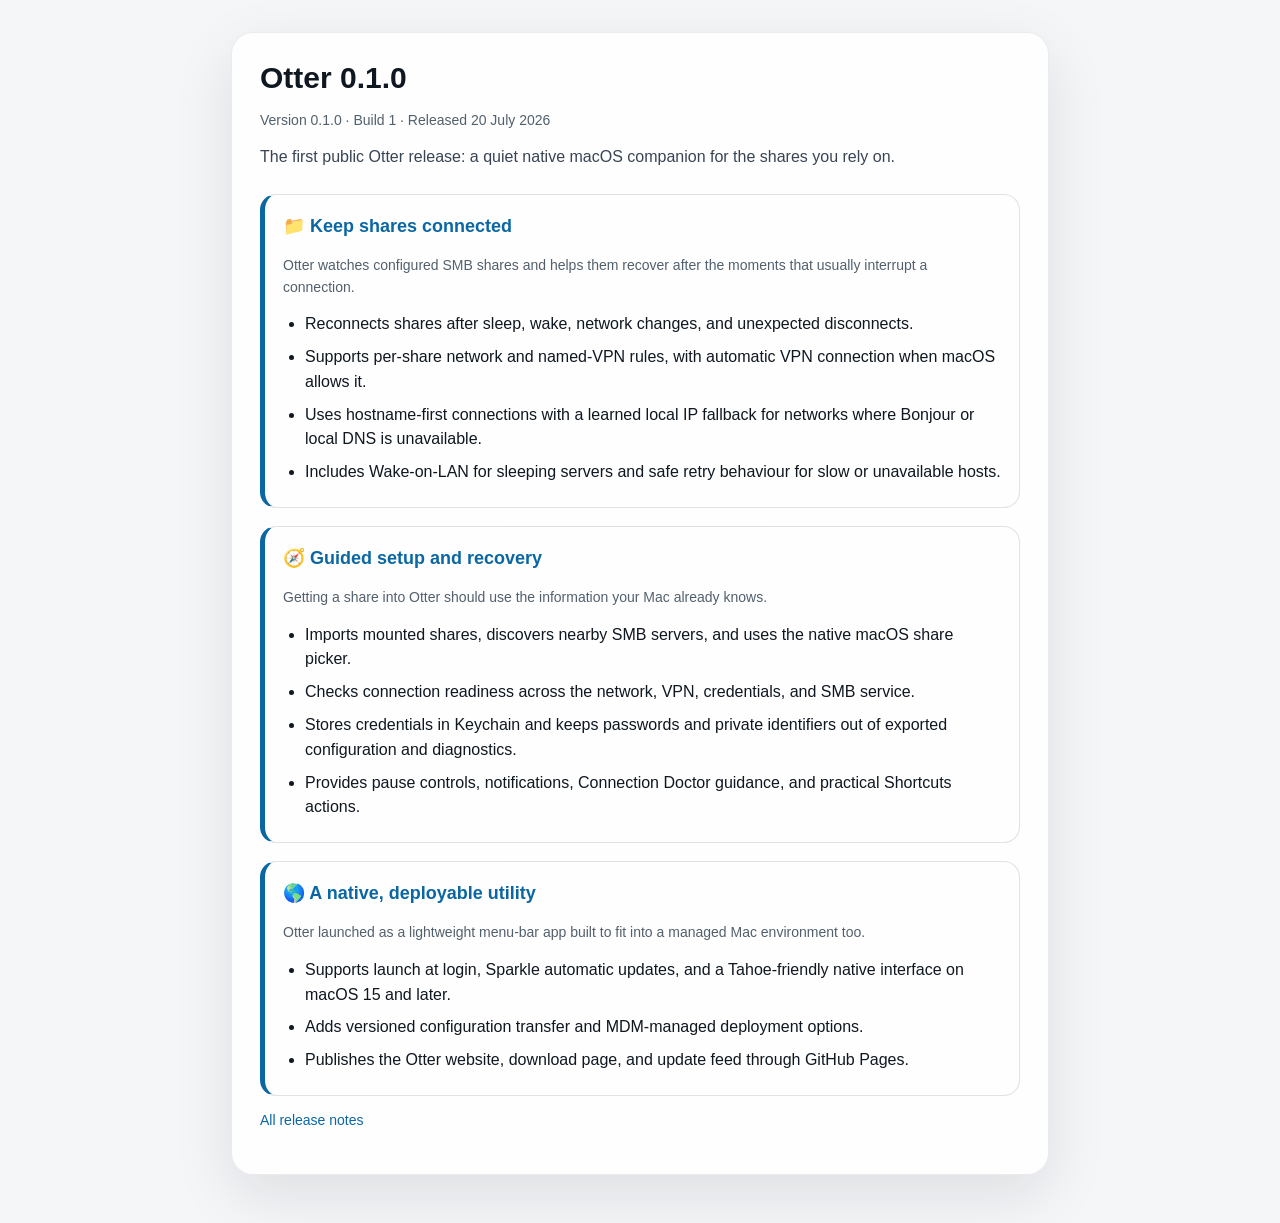
<file: docs/release-notes/0.1.0.html>
<!doctype html>
<html lang="en">
<head>
  <meta charset="utf-8">
  <meta name="viewport" content="width=device-width, initial-scale=1">
  <title>Otter 0.1.0 - Release Notes</title>
  <meta name="description" content="The first public Otter release: a quiet native macOS companion for the shares you rely on.">
  <meta name="robots" content="index, follow, max-snippet:-1">
  <link rel="canonical" href="https://get-otter.com/release-notes/0.1.0.html">
  <link rel="icon" type="image/png" href="/assets/otter-icon.png">
  <style>
    :root { color-scheme: light dark; }
    body { margin: 0; padding: 32px 20px 48px; font: 16px/1.55 -apple-system, BlinkMacSystemFont, "Segoe UI", sans-serif; background: #f4f6f8; color: #0f1720; }
    main { max-width: 760px; margin: 0 auto; padding: 28px; border-radius: 22px; background: rgba(255, 255, 255, .86); box-shadow: 0 20px 60px rgba(15, 23, 32, .10); border: 1px solid rgba(82, 96, 109, .12); }
    h1 { margin: 0 0 6px; font-size: 30px; line-height: 1.15; }
    .meta { color: #52606d; font-size: 14px; }
    .intro { margin: 0 0 24px; color: #384454; }
    section { margin: 18px 0 0; padding: 18px 18px 14px; border: 1px solid rgba(82, 96, 109, .18); border-radius: 16px; border-left: 5px solid #0a67a3; background: rgba(255, 255, 255, .42); }
    h2 { margin: 0 0 4px; color: #0a67a3; font-size: 18px; }
    ul { margin: 12px 0 0; padding-left: 22px; }
    li { margin: 0 0 8px; }
    a { color: #0a67a3; text-decoration: none; }
    a:hover { text-decoration: underline; }
    @media (prefers-color-scheme: dark) { body { background: #0b1015; color: #edf2f7; } main { background: rgba(15, 23, 32, .88); border-color: rgba(159, 176, 194, .14); } .meta { color: #9fb0c2; } .intro { color: #c8d3df; } section { border-color: rgba(159, 176, 194, .18); background: rgba(255, 255, 255, .04); } h2, a { color: #73c3ff; } section { border-left-color: #73c3ff; } }
  </style>
</head>
<body>
  <main>
    <h1>Otter 0.1.0</h1>
    <p class="meta">Version 0.1.0 &middot; Build 1 &middot; Released 20 July 2026</p>
    <p class="intro">The first public Otter release: a quiet native macOS companion for the shares you rely on.</p>

    <section>
      <h2>📁 Keep shares connected</h2>
      <p class="meta">Otter watches configured SMB shares and helps them recover after the moments that usually interrupt a connection.</p>
      <ul>
        <li>Reconnects shares after sleep, wake, network changes, and unexpected disconnects.</li>
        <li>Supports per-share network and named-VPN rules, with automatic VPN connection when macOS allows it.</li>
        <li>Uses hostname-first connections with a learned local IP fallback for networks where Bonjour or local DNS is unavailable.</li>
        <li>Includes Wake-on-LAN for sleeping servers and safe retry behaviour for slow or unavailable hosts.</li>
      </ul>
    </section>

    <section>
      <h2>🧭 Guided setup and recovery</h2>
      <p class="meta">Getting a share into Otter should use the information your Mac already knows.</p>
      <ul>
        <li>Imports mounted shares, discovers nearby SMB servers, and uses the native macOS share picker.</li>
        <li>Checks connection readiness across the network, VPN, credentials, and SMB service.</li>
        <li>Stores credentials in Keychain and keeps passwords and private identifiers out of exported configuration and diagnostics.</li>
        <li>Provides pause controls, notifications, Connection Doctor guidance, and practical Shortcuts actions.</li>
      </ul>
    </section>

    <section>
      <h2>🌎 A native, deployable utility</h2>
      <p class="meta">Otter launched as a lightweight menu-bar app built to fit into a managed Mac environment too.</p>
      <ul>
        <li>Supports launch at login, Sparkle automatic updates, and a Tahoe-friendly native interface on macOS 15 and later.</li>
        <li>Adds versioned configuration transfer and MDM-managed deployment options.</li>
        <li>Publishes the Otter website, download page, and update feed through GitHub Pages.</li>
      </ul>
    </section>

    <p class="meta"><a href="./index.html">All release notes</a></p>
  </main>
</body>
</html>
</file>
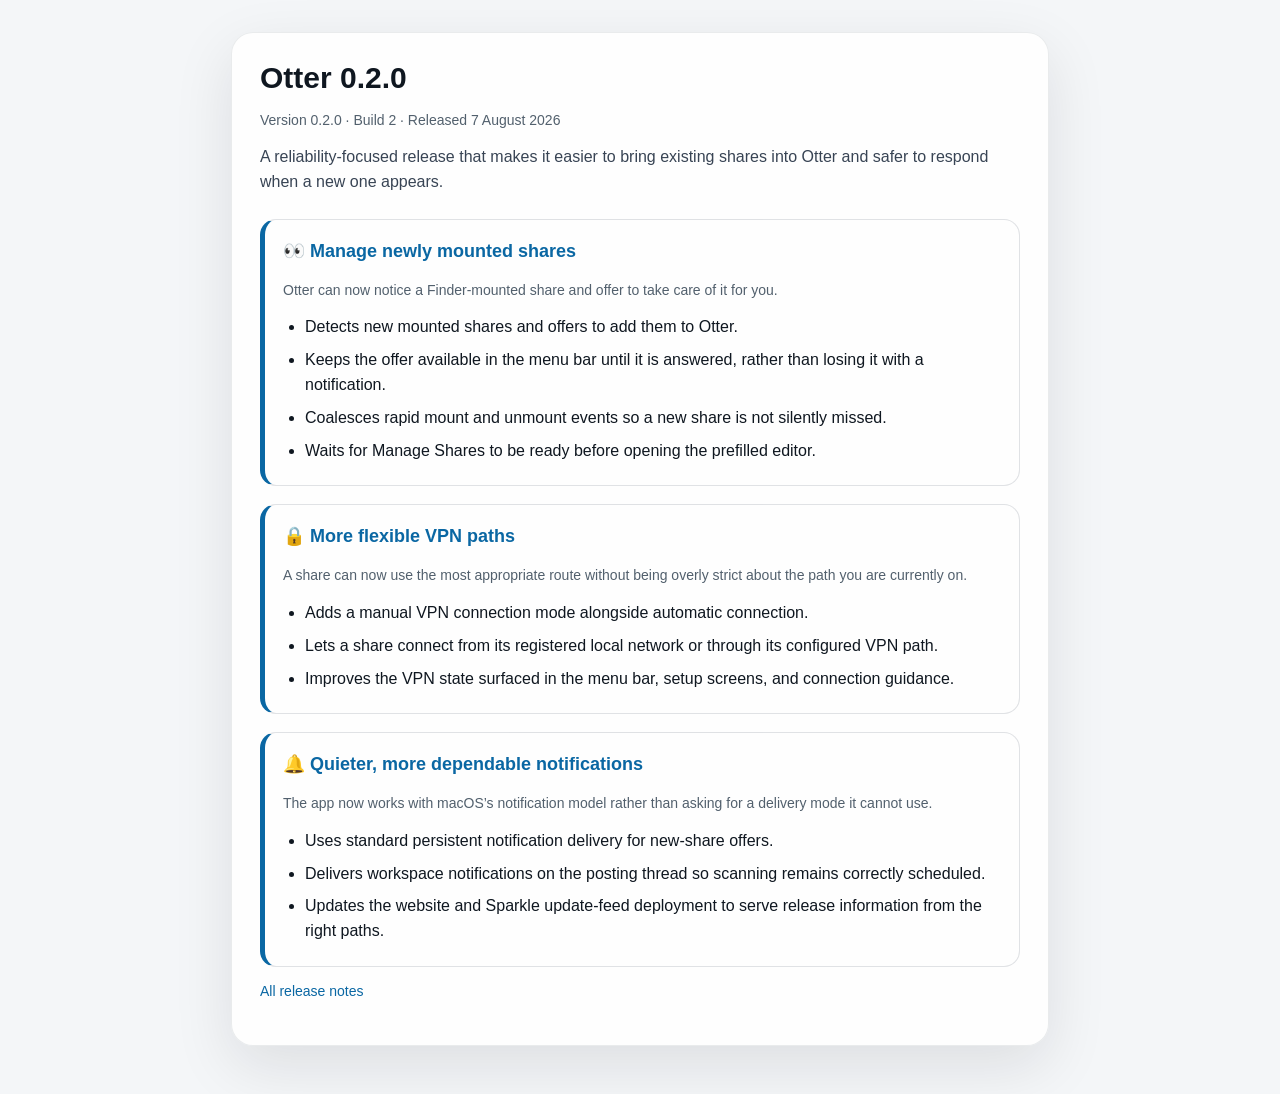
<file: docs/release-notes/0.2.0.html>
<!doctype html>
<html lang="en">
<head>
  <meta charset="utf-8">
  <meta name="viewport" content="width=device-width, initial-scale=1">
  <title>Otter 0.2.0 - Release Notes</title>
  <meta name="description" content="A reliability-focused release that makes it easier to bring existing shares into Otter and safer to respond when a new one appears.">
  <meta name="robots" content="index, follow, max-snippet:-1">
  <link rel="canonical" href="https://get-otter.com/release-notes/0.2.0.html">
  <link rel="icon" type="image/png" href="/assets/otter-icon.png">
  <style>
    :root { color-scheme: light dark; }
    body { margin: 0; padding: 32px 20px 48px; font: 16px/1.55 -apple-system, BlinkMacSystemFont, "Segoe UI", sans-serif; background: #f4f6f8; color: #0f1720; }
    main { max-width: 760px; margin: 0 auto; padding: 28px; border-radius: 22px; background: rgba(255, 255, 255, .86); box-shadow: 0 20px 60px rgba(15, 23, 32, .10); border: 1px solid rgba(82, 96, 109, .12); }
    h1 { margin: 0 0 6px; font-size: 30px; line-height: 1.15; }
    .meta { color: #52606d; font-size: 14px; }
    .intro { margin: 0 0 24px; color: #384454; }
    section { margin: 18px 0 0; padding: 18px 18px 14px; border: 1px solid rgba(82, 96, 109, .18); border-radius: 16px; border-left: 5px solid #0a67a3; background: rgba(255, 255, 255, .42); }
    h2 { margin: 0 0 4px; color: #0a67a3; font-size: 18px; }
    ul { margin: 12px 0 0; padding-left: 22px; }
    li { margin: 0 0 8px; }
    a { color: #0a67a3; text-decoration: none; }
    a:hover { text-decoration: underline; }
    @media (prefers-color-scheme: dark) { body { background: #0b1015; color: #edf2f7; } main { background: rgba(15, 23, 32, .88); border-color: rgba(159, 176, 194, .14); } .meta { color: #9fb0c2; } .intro { color: #c8d3df; } section { border-color: rgba(159, 176, 194, .18); background: rgba(255, 255, 255, .04); } h2, a { color: #73c3ff; } section { border-left-color: #73c3ff; } }
  </style>
</head>
<body>
  <main>
    <h1>Otter 0.2.0</h1>
    <p class="meta">Version 0.2.0 &middot; Build 2 &middot; Released 7 August 2026</p>
    <p class="intro">A reliability-focused release that makes it easier to bring existing shares into Otter and safer to respond when a new one appears.</p>

    <section>
      <h2>👀 Manage newly mounted shares</h2>
      <p class="meta">Otter can now notice a Finder-mounted share and offer to take care of it for you.</p>
      <ul>
        <li>Detects new mounted shares and offers to add them to Otter.</li>
        <li>Keeps the offer available in the menu bar until it is answered, rather than losing it with a notification.</li>
        <li>Coalesces rapid mount and unmount events so a new share is not silently missed.</li>
        <li>Waits for Manage Shares to be ready before opening the prefilled editor.</li>
      </ul>
    </section>

    <section>
      <h2>🔒 More flexible VPN paths</h2>
      <p class="meta">A share can now use the most appropriate route without being overly strict about the path you are currently on.</p>
      <ul>
        <li>Adds a manual VPN connection mode alongside automatic connection.</li>
        <li>Lets a share connect from its registered local network or through its configured VPN path.</li>
        <li>Improves the VPN state surfaced in the menu bar, setup screens, and connection guidance.</li>
      </ul>
    </section>

    <section>
      <h2>🔔 Quieter, more dependable notifications</h2>
      <p class="meta">The app now works with macOS’s notification model rather than asking for a delivery mode it cannot use.</p>
      <ul>
        <li>Uses standard persistent notification delivery for new-share offers.</li>
        <li>Delivers workspace notifications on the posting thread so scanning remains correctly scheduled.</li>
        <li>Updates the website and Sparkle update-feed deployment to serve release information from the right paths.</li>
      </ul>
    </section>

    <p class="meta"><a href="./index.html">All release notes</a></p>
  </main>
</body>
</html>
</file>
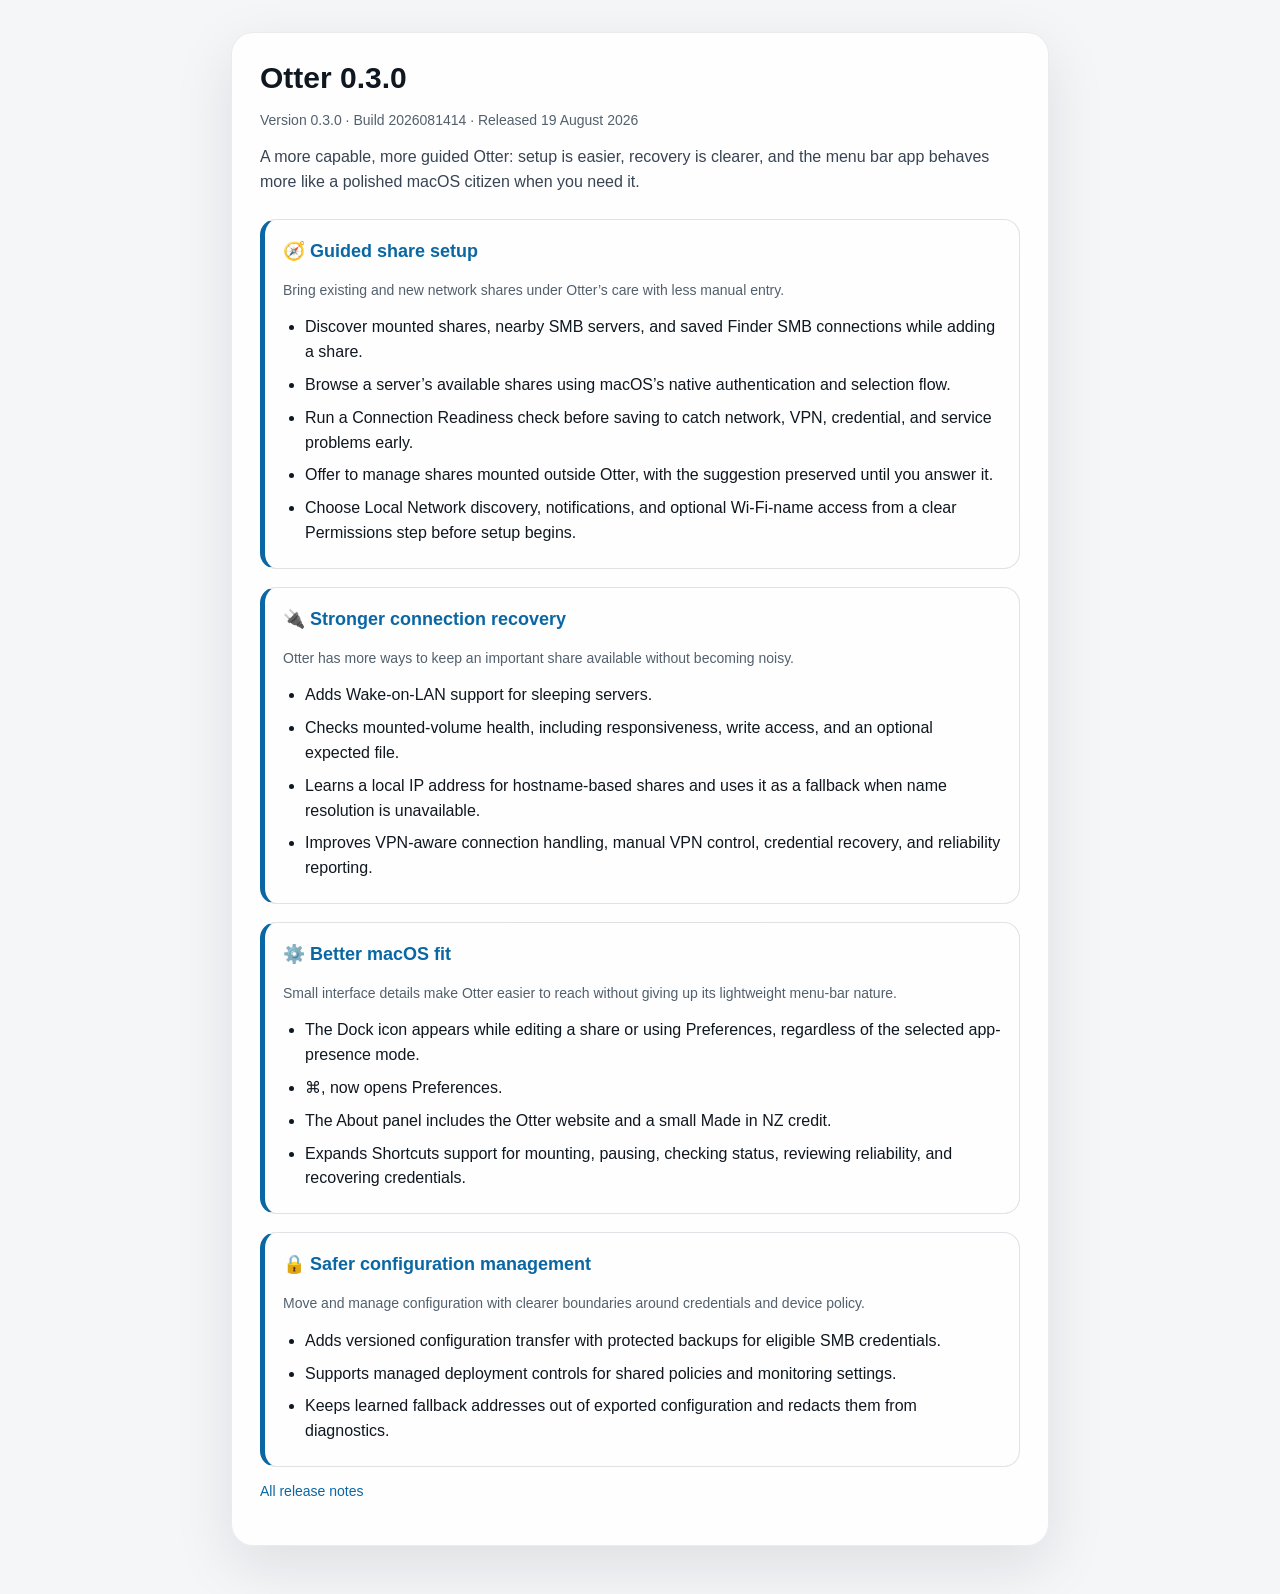
<file: docs/release-notes/0.3.0.html>
<!doctype html>
<html lang="en">
<head>
  <meta charset="utf-8">
  <meta name="viewport" content="width=device-width, initial-scale=1">
  <title>Otter 0.3.0 - Release Notes</title>
  <meta name="description" content="A more capable, more guided Otter: setup is easier, recovery is clearer, and the menu bar app behaves more like a polished macOS citizen when you need it.">
  <meta name="robots" content="index, follow, max-snippet:-1">
  <link rel="canonical" href="https://get-otter.com/release-notes/0.3.0.html">
  <link rel="icon" type="image/png" href="/assets/otter-icon.png">
  <style>
    :root { color-scheme: light dark; }
    body { margin: 0; padding: 32px 20px 48px; font: 16px/1.55 -apple-system, BlinkMacSystemFont, "Segoe UI", sans-serif; background: #f4f6f8; color: #0f1720; }
    main { max-width: 760px; margin: 0 auto; padding: 28px; border-radius: 22px; background: rgba(255, 255, 255, .86); box-shadow: 0 20px 60px rgba(15, 23, 32, .10); border: 1px solid rgba(82, 96, 109, .12); }
    h1 { margin: 0 0 6px; font-size: 30px; line-height: 1.15; }
    .meta { color: #52606d; font-size: 14px; }
    .intro { margin: 0 0 24px; color: #384454; }
    section { margin: 18px 0 0; padding: 18px 18px 14px; border: 1px solid rgba(82, 96, 109, .18); border-radius: 16px; border-left: 5px solid #0a67a3; background: rgba(255, 255, 255, .42); }
    h2 { margin: 0 0 4px; color: #0a67a3; font-size: 18px; }
    ul { margin: 12px 0 0; padding-left: 22px; }
    li { margin: 0 0 8px; }
    a { color: #0a67a3; text-decoration: none; }
    a:hover { text-decoration: underline; }
    @media (prefers-color-scheme: dark) { body { background: #0b1015; color: #edf2f7; } main { background: rgba(15, 23, 32, .88); border-color: rgba(159, 176, 194, .14); } .meta { color: #9fb0c2; } .intro { color: #c8d3df; } section { border-color: rgba(159, 176, 194, .18); background: rgba(255, 255, 255, .04); } h2, a { color: #73c3ff; } section { border-left-color: #73c3ff; } }
  </style>
</head>
<body>
  <main>
    <h1>Otter 0.3.0</h1>
    <p class="meta">Version 0.3.0 &middot; Build 2026081414 &middot; Released 19 August 2026</p>
    <p class="intro">A more capable, more guided Otter: setup is easier, recovery is clearer, and the menu bar app behaves more like a polished macOS citizen when you need it.</p>

    <section>
      <h2>🧭 Guided share setup</h2>
      <p class="meta">Bring existing and new network shares under Otter’s care with less manual entry.</p>
      <ul>
        <li>Discover mounted shares, nearby SMB servers, and saved Finder SMB connections while adding a share.</li>
        <li>Browse a server’s available shares using macOS’s native authentication and selection flow.</li>
        <li>Run a Connection Readiness check before saving to catch network, VPN, credential, and service problems early.</li>
        <li>Offer to manage shares mounted outside Otter, with the suggestion preserved until you answer it.</li>
        <li>Choose Local Network discovery, notifications, and optional Wi-Fi-name access from a clear Permissions step before setup begins.</li>
      </ul>
    </section>

    <section>
      <h2>🔌 Stronger connection recovery</h2>
      <p class="meta">Otter has more ways to keep an important share available without becoming noisy.</p>
      <ul>
        <li>Adds Wake-on-LAN support for sleeping servers.</li>
        <li>Checks mounted-volume health, including responsiveness, write access, and an optional expected file.</li>
        <li>Learns a local IP address for hostname-based shares and uses it as a fallback when name resolution is unavailable.</li>
        <li>Improves VPN-aware connection handling, manual VPN control, credential recovery, and reliability reporting.</li>
      </ul>
    </section>

    <section>
      <h2>⚙️ Better macOS fit</h2>
      <p class="meta">Small interface details make Otter easier to reach without giving up its lightweight menu-bar nature.</p>
      <ul>
        <li>The Dock icon appears while editing a share or using Preferences, regardless of the selected app-presence mode.</li>
        <li>⌘, now opens Preferences.</li>
        <li>The About panel includes the Otter website and a small Made in NZ credit.</li>
        <li>Expands Shortcuts support for mounting, pausing, checking status, reviewing reliability, and recovering credentials.</li>
      </ul>
    </section>

    <section>
      <h2>🔒 Safer configuration management</h2>
      <p class="meta">Move and manage configuration with clearer boundaries around credentials and device policy.</p>
      <ul>
        <li>Adds versioned configuration transfer with protected backups for eligible SMB credentials.</li>
        <li>Supports managed deployment controls for shared policies and monitoring settings.</li>
        <li>Keeps learned fallback addresses out of exported configuration and redacts them from diagnostics.</li>
      </ul>
    </section>

    <p class="meta"><a href="./index.html">All release notes</a></p>
  </main>
</body>
</html>
</file>
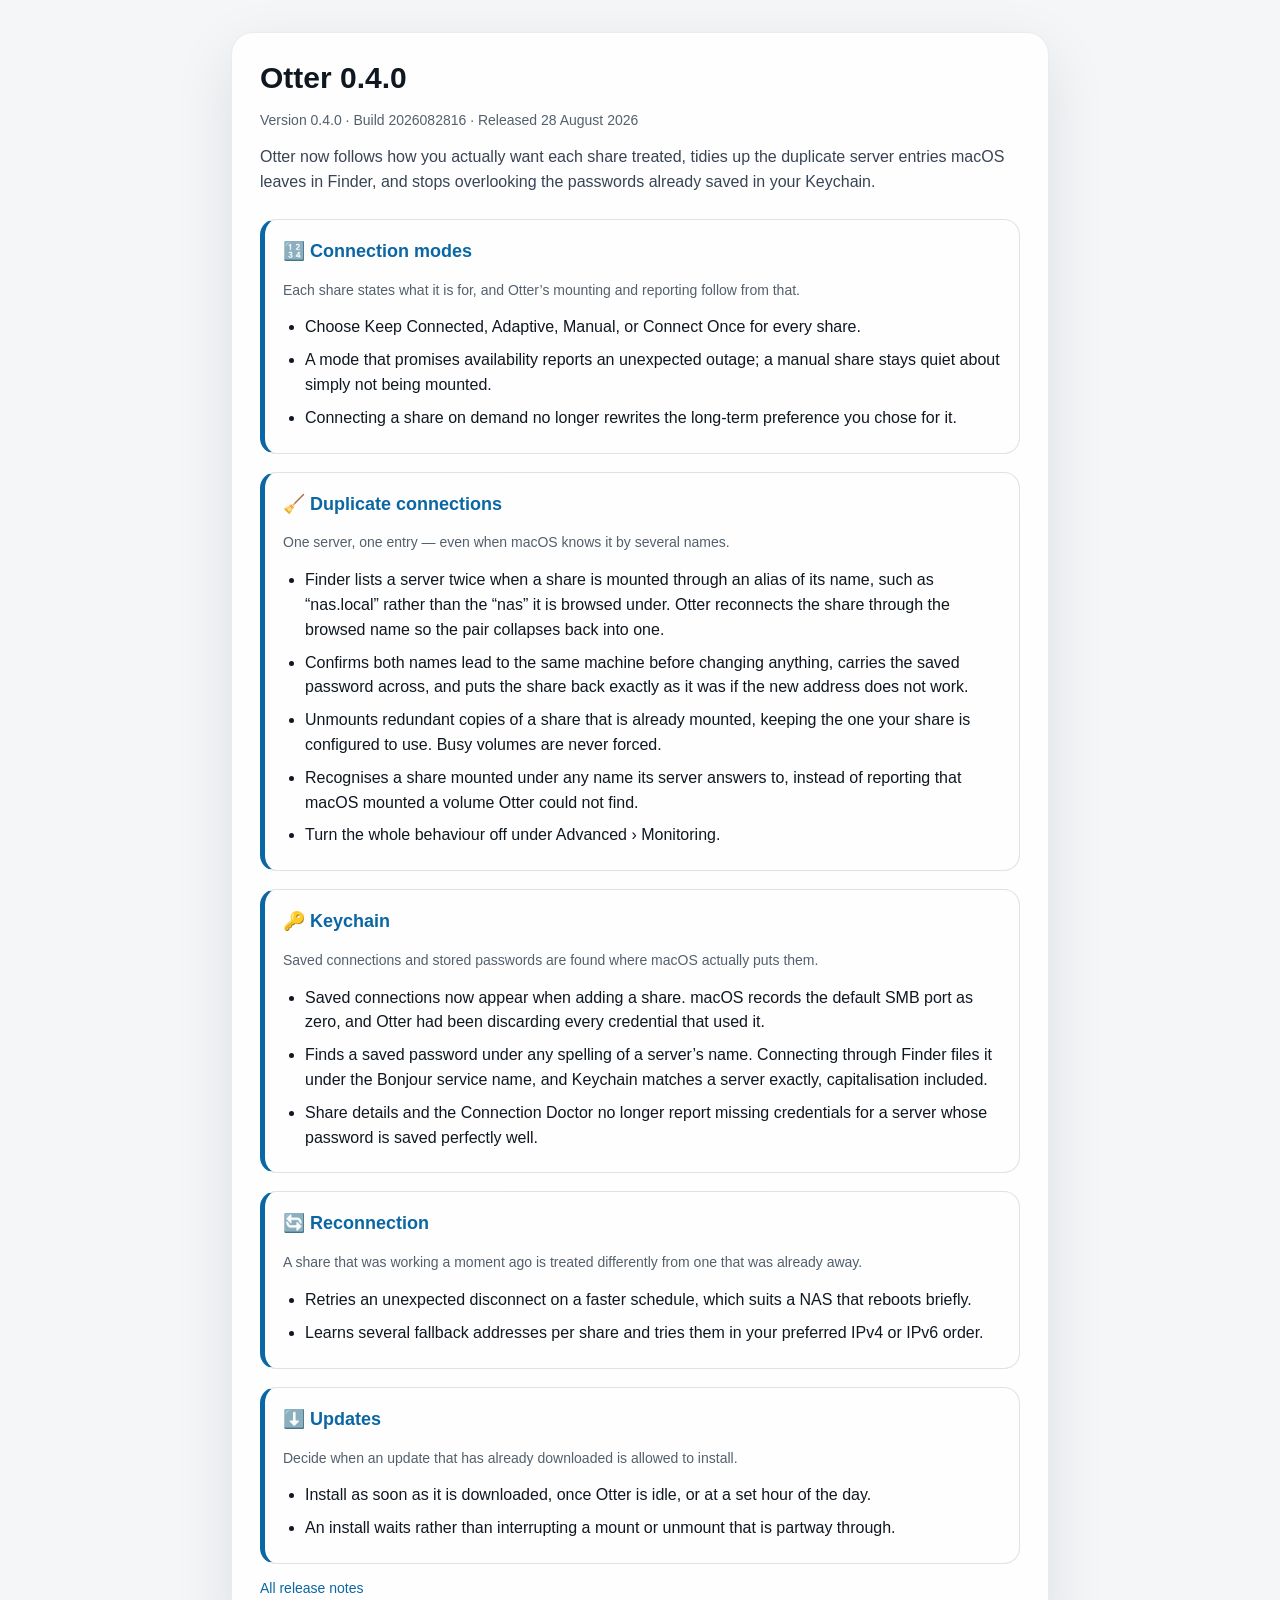
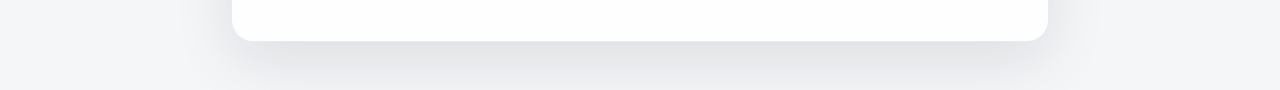
<file: docs/release-notes/0.4.0.html>
<!doctype html>
<html lang="en">
<head>
  <meta charset="utf-8">
  <meta name="viewport" content="width=device-width, initial-scale=1">
  <title>Otter 0.4.0 - Release Notes</title>
  <meta name="description" content="Otter now follows how you actually want each share treated, tidies up duplicate Finder entries, and finds passwords already saved in Keychain.">
  <meta name="robots" content="index, follow, max-snippet:-1">
  <link rel="canonical" href="https://get-otter.com/release-notes/0.4.0.html">
  <link rel="icon" type="image/png" href="/assets/otter-icon.png">
  <style>
    :root { color-scheme: light dark; }
    body { margin: 0; padding: 32px 20px 48px; font: 16px/1.55 -apple-system, BlinkMacSystemFont, "Segoe UI", sans-serif; background: #f4f6f8; color: #0f1720; }
    main { max-width: 760px; margin: 0 auto; padding: 28px; border-radius: 22px; background: rgba(255, 255, 255, .86); box-shadow: 0 20px 60px rgba(15, 23, 32, .10); border: 1px solid rgba(82, 96, 109, .12); }
    h1 { margin: 0 0 6px; font-size: 30px; line-height: 1.15; }
    .meta { color: #52606d; font-size: 14px; }
    .intro { margin: 0 0 24px; color: #384454; }
    section { margin: 18px 0 0; padding: 18px 18px 14px; border: 1px solid rgba(82, 96, 109, .18); border-radius: 16px; border-left: 5px solid #0a67a3; background: rgba(255, 255, 255, .42); }
    h2 { margin: 0 0 4px; color: #0a67a3; font-size: 18px; }
    ul { margin: 12px 0 0; padding-left: 22px; }
    li { margin: 0 0 8px; }
    a { color: #0a67a3; text-decoration: none; }
    a:hover { text-decoration: underline; }
    @media (prefers-color-scheme: dark) { body { background: #0b1015; color: #edf2f7; } main { background: rgba(15, 23, 32, .88); border-color: rgba(159, 176, 194, .14); } .meta { color: #9fb0c2; } .intro { color: #c8d3df; } section { border-color: rgba(159, 176, 194, .18); background: rgba(255, 255, 255, .04); } h2, a { color: #73c3ff; } section { border-left-color: #73c3ff; } }
  </style>
</head>
<body>
  <main>
    <h1>Otter 0.4.0</h1>
    <p class="meta">Version 0.4.0 &middot; Build 2026082816 &middot; Released 28 August 2026</p>
    <p class="intro">Otter now follows how you actually want each share treated, tidies up the duplicate server entries macOS leaves in Finder, and stops overlooking the passwords already saved in your Keychain.</p>

    <section>
      <h2>🔢 Connection modes</h2>
      <p class="meta">Each share states what it is for, and Otter’s mounting and reporting follow from that.</p>
      <ul>
        <li>Choose Keep Connected, Adaptive, Manual, or Connect Once for every share.</li>
        <li>A mode that promises availability reports an unexpected outage; a manual share stays quiet about simply not being mounted.</li>
        <li>Connecting a share on demand no longer rewrites the long-term preference you chose for it.</li>
      </ul>
    </section>

    <section>
      <h2>🧹 Duplicate connections</h2>
      <p class="meta">One server, one entry — even when macOS knows it by several names.</p>
      <ul>
        <li>Finder lists a server twice when a share is mounted through an alias of its name, such as “nas.local” rather than the “nas” it is browsed under. Otter reconnects the share through the browsed name so the pair collapses back into one.</li>
        <li>Confirms both names lead to the same machine before changing anything, carries the saved password across, and puts the share back exactly as it was if the new address does not work.</li>
        <li>Unmounts redundant copies of a share that is already mounted, keeping the one your share is configured to use. Busy volumes are never forced.</li>
        <li>Recognises a share mounted under any name its server answers to, instead of reporting that macOS mounted a volume Otter could not find.</li>
        <li>Turn the whole behaviour off under Advanced › Monitoring.</li>
      </ul>
    </section>

    <section>
      <h2>🔑 Keychain</h2>
      <p class="meta">Saved connections and stored passwords are found where macOS actually puts them.</p>
      <ul>
        <li>Saved connections now appear when adding a share. macOS records the default SMB port as zero, and Otter had been discarding every credential that used it.</li>
        <li>Finds a saved password under any spelling of a server’s name. Connecting through Finder files it under the Bonjour service name, and Keychain matches a server exactly, capitalisation included.</li>
        <li>Share details and the Connection Doctor no longer report missing credentials for a server whose password is saved perfectly well.</li>
      </ul>
    </section>

    <section>
      <h2>🔄 Reconnection</h2>
      <p class="meta">A share that was working a moment ago is treated differently from one that was already away.</p>
      <ul>
        <li>Retries an unexpected disconnect on a faster schedule, which suits a NAS that reboots briefly.</li>
        <li>Learns several fallback addresses per share and tries them in your preferred IPv4 or IPv6 order.</li>
      </ul>
    </section>

    <section>
      <h2>⬇️ Updates</h2>
      <p class="meta">Decide when an update that has already downloaded is allowed to install.</p>
      <ul>
        <li>Install as soon as it is downloaded, once Otter is idle, or at a set hour of the day.</li>
        <li>An install waits rather than interrupting a mount or unmount that is partway through.</li>
      </ul>
    </section>

    <p class="meta"><a href="./index.html">All release notes</a></p>
  </main>
</body>
</html>
</file>
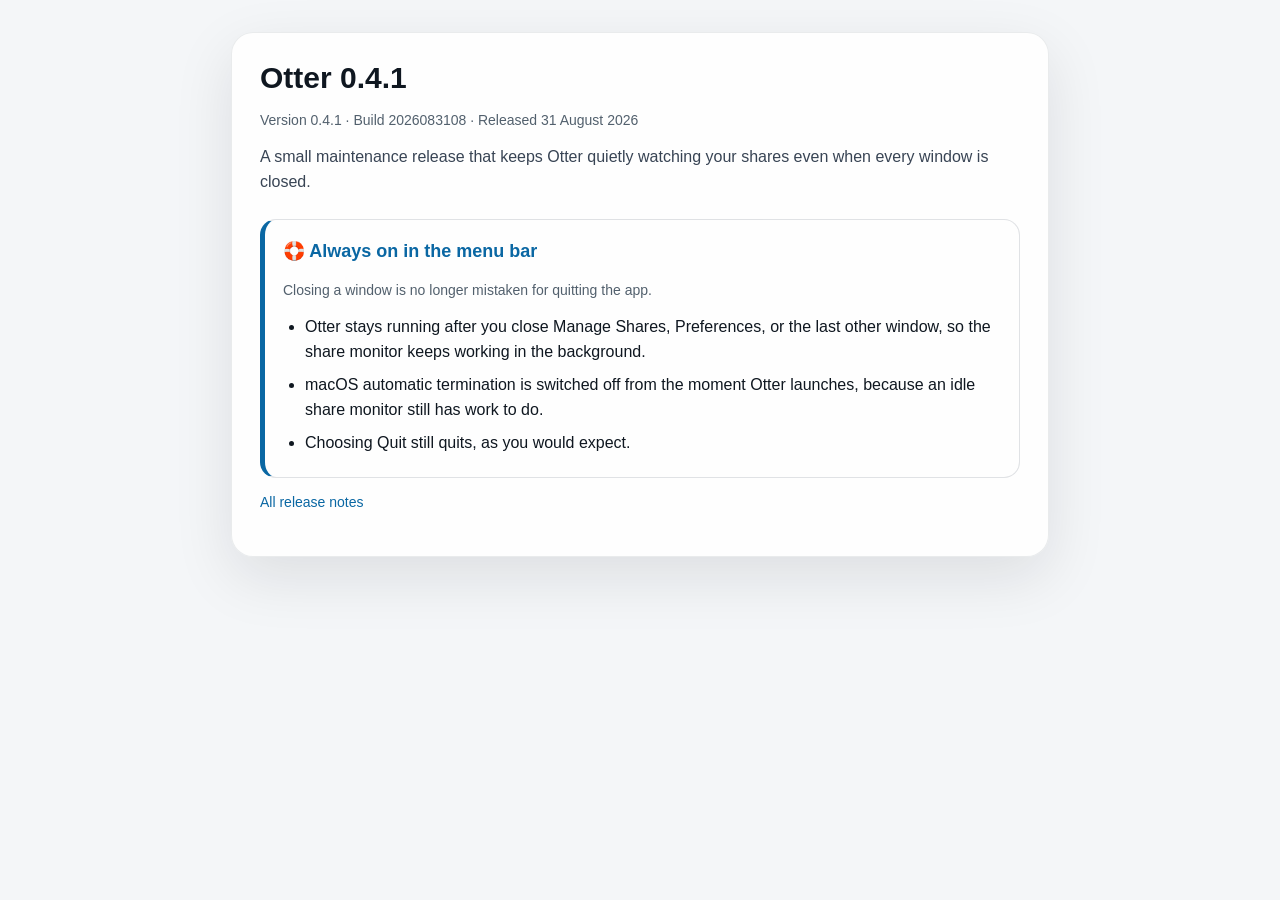
<file: docs/release-notes/0.4.1.html>
<!doctype html>
<html lang="en">
<head>
  <meta charset="utf-8">
  <meta name="viewport" content="width=device-width, initial-scale=1">
  <title>Otter 0.4.1 - Release Notes</title>
  <meta name="description" content="A small maintenance release that keeps Otter quietly watching your shares even when every window is closed.">
  <meta name="robots" content="index, follow, max-snippet:-1">
  <link rel="canonical" href="https://get-otter.com/release-notes/0.4.1.html">
  <link rel="icon" type="image/png" href="/assets/otter-icon.png">
  <style>
    :root { color-scheme: light dark; }
    body { margin: 0; padding: 32px 20px 48px; font: 16px/1.55 -apple-system, BlinkMacSystemFont, "Segoe UI", sans-serif; background: #f4f6f8; color: #0f1720; }
    main { max-width: 760px; margin: 0 auto; padding: 28px; border-radius: 22px; background: rgba(255, 255, 255, .86); box-shadow: 0 20px 60px rgba(15, 23, 32, .10); border: 1px solid rgba(82, 96, 109, .12); }
    h1 { margin: 0 0 6px; font-size: 30px; line-height: 1.15; }
    .meta { color: #52606d; font-size: 14px; }
    .intro { margin: 0 0 24px; color: #384454; }
    section { margin: 18px 0 0; padding: 18px 18px 14px; border: 1px solid rgba(82, 96, 109, .18); border-radius: 16px; border-left: 5px solid #0a67a3; background: rgba(255, 255, 255, .42); }
    h2 { margin: 0 0 4px; color: #0a67a3; font-size: 18px; }
    ul { margin: 12px 0 0; padding-left: 22px; }
    li { margin: 0 0 8px; }
    a { color: #0a67a3; text-decoration: none; }
    a:hover { text-decoration: underline; }
    @media (prefers-color-scheme: dark) { body { background: #0b1015; color: #edf2f7; } main { background: rgba(15, 23, 32, .88); border-color: rgba(159, 176, 194, .14); } .meta { color: #9fb0c2; } .intro { color: #c8d3df; } section { border-color: rgba(159, 176, 194, .18); background: rgba(255, 255, 255, .04); } h2, a { color: #73c3ff; } section { border-left-color: #73c3ff; } }
  </style>
</head>
<body>
  <main>
    <h1>Otter 0.4.1</h1>
    <p class="meta">Version 0.4.1 &middot; Build 2026083108 &middot; Released 31 August 2026</p>
    <p class="intro">A small maintenance release that keeps Otter quietly watching your shares even when every window is closed.</p>

    <section>
      <h2>🛟 Always on in the menu bar</h2>
      <p class="meta">Closing a window is no longer mistaken for quitting the app.</p>
      <ul>
        <li>Otter stays running after you close Manage Shares, Preferences, or the last other window, so the share monitor keeps working in the background.</li>
        <li>macOS automatic termination is switched off from the moment Otter launches, because an idle share monitor still has work to do.</li>
        <li>Choosing Quit still quits, as you would expect.</li>
      </ul>
    </section>

    <p class="meta"><a href="./index.html">All release notes</a></p>
  </main>
</body>
</html>
</file>
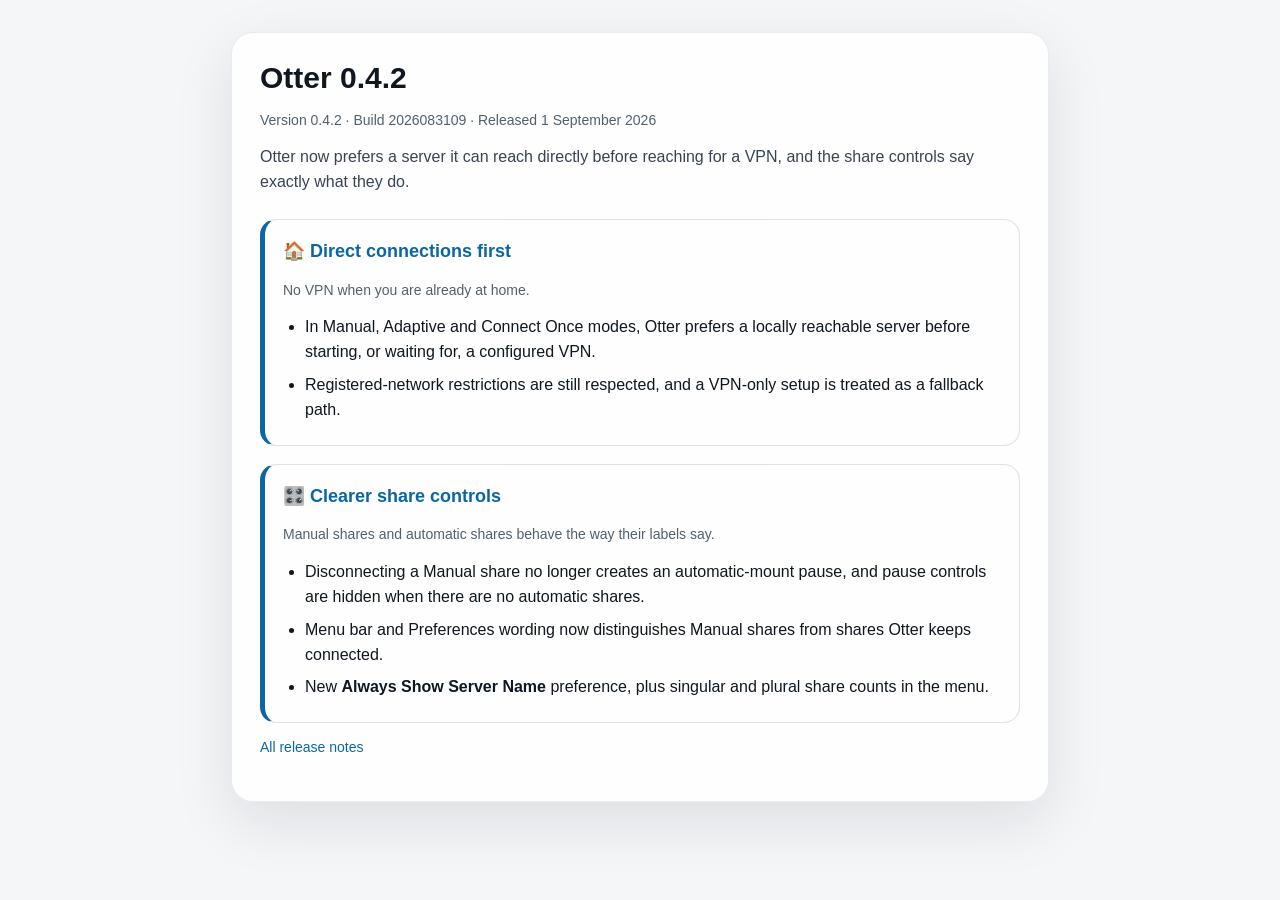
<file: docs/release-notes/0.4.2.html>
<!doctype html>
<html lang="en">
<head>
  <meta charset="utf-8">
  <meta name="viewport" content="width=device-width, initial-scale=1">
  <title>Otter 0.4.2 - Release Notes</title>
  <meta name="description" content="Otter now prefers a server it can reach directly before reaching for a VPN, and the share controls say exactly what they do.">
  <meta name="robots" content="index, follow, max-snippet:-1">
  <link rel="canonical" href="https://get-otter.com/release-notes/0.4.2.html">
  <link rel="icon" type="image/png" href="/assets/otter-icon.png">
  <style>
    :root { color-scheme: light dark; }
    body { margin: 0; padding: 32px 20px 48px; font: 16px/1.55 -apple-system, BlinkMacSystemFont, "Segoe UI", sans-serif; background: #f4f6f8; color: #0f1720; }
    main { max-width: 760px; margin: 0 auto; padding: 28px; border-radius: 22px; background: rgba(255, 255, 255, .86); box-shadow: 0 20px 60px rgba(15, 23, 32, .10); border: 1px solid rgba(82, 96, 109, .12); }
    h1 { margin: 0 0 6px; font-size: 30px; line-height: 1.15; }
    .meta { color: #52606d; font-size: 14px; }
    .intro { margin: 0 0 24px; color: #384454; }
    section { margin: 18px 0 0; padding: 18px 18px 14px; border: 1px solid rgba(82, 96, 109, .18); border-radius: 16px; border-left: 5px solid #0a67a3; background: rgba(255, 255, 255, .42); }
    h2 { margin: 0 0 4px; color: #0a67a3; font-size: 18px; }
    ul { margin: 12px 0 0; padding-left: 22px; }
    li { margin: 0 0 8px; }
    a { color: #0a67a3; text-decoration: none; }
    a:hover { text-decoration: underline; }
    @media (prefers-color-scheme: dark) { body { background: #0b1015; color: #edf2f7; } main { background: rgba(15, 23, 32, .88); border-color: rgba(159, 176, 194, .14); } .meta { color: #9fb0c2; } .intro { color: #c8d3df; } section { border-color: rgba(159, 176, 194, .18); background: rgba(255, 255, 255, .04); } h2, a { color: #73c3ff; } section { border-left-color: #73c3ff; } }
  </style>
</head>
<body>
  <main>
    <h1>Otter 0.4.2</h1>
    <p class="meta">Version 0.4.2 &middot; Build 2026083109 &middot; Released 1 September 2026</p>
    <p class="intro">Otter now prefers a server it can reach directly before reaching for a VPN, and the share controls say exactly what they do.</p>

    <section>
      <h2>🏠 Direct connections first</h2>
      <p class="meta">No VPN when you are already at home.</p>
      <ul>
        <li>In Manual, Adaptive and Connect Once modes, Otter prefers a locally reachable server before starting, or waiting for, a configured VPN.</li>
        <li>Registered-network restrictions are still respected, and a VPN-only setup is treated as a fallback path.</li>
      </ul>
    </section>

    <section>
      <h2>🎛️ Clearer share controls</h2>
      <p class="meta">Manual shares and automatic shares behave the way their labels say.</p>
      <ul>
        <li>Disconnecting a Manual share no longer creates an automatic-mount pause, and pause controls are hidden when there are no automatic shares.</li>
        <li>Menu bar and Preferences wording now distinguishes Manual shares from shares Otter keeps connected.</li>
        <li>New <strong>Always Show Server Name</strong> preference, plus singular and plural share counts in the menu.</li>
      </ul>
    </section>

    <p class="meta"><a href="./index.html">All release notes</a></p>
  </main>
</body>
</html>
</file>
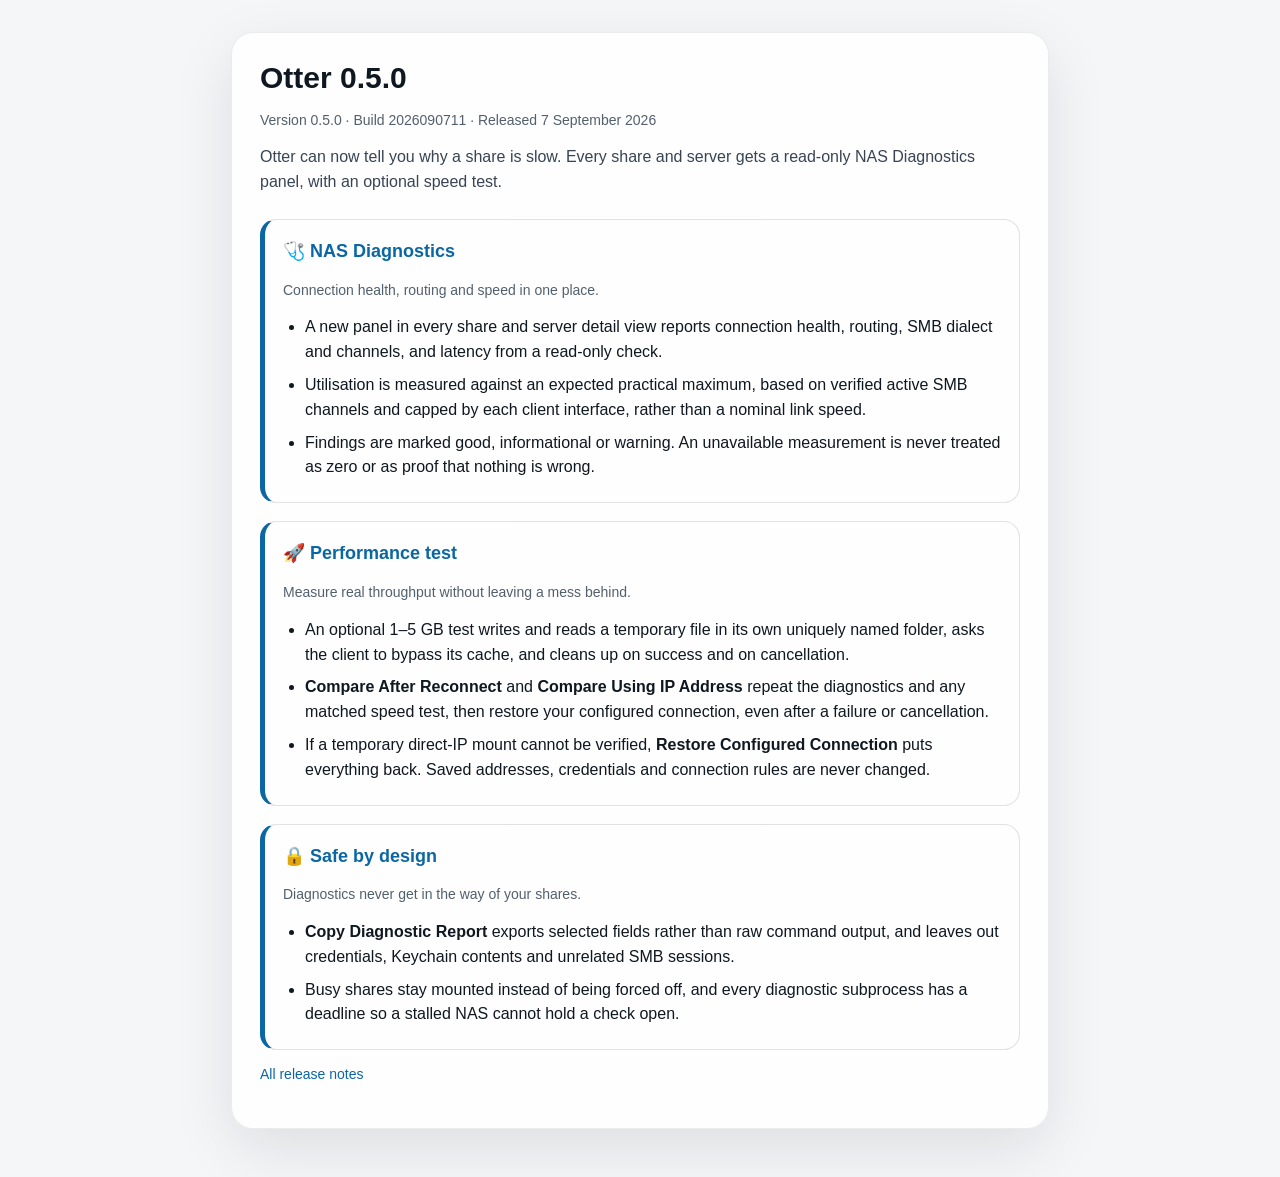
<file: docs/release-notes/0.5.0.html>
<!doctype html>
<html lang="en">
<head>
  <meta charset="utf-8">
  <meta name="viewport" content="width=device-width, initial-scale=1">
  <title>Otter 0.5.0 - Release Notes</title>
  <meta name="description" content="Otter can now tell you why a share is slow. Every share and server gets a read-only NAS Diagnostics panel, with an optional speed test.">
  <meta name="robots" content="index, follow, max-snippet:-1">
  <link rel="canonical" href="https://get-otter.com/release-notes/0.5.0.html">
  <link rel="icon" type="image/png" href="/assets/otter-icon.png">
  <style>
    :root { color-scheme: light dark; }
    body { margin: 0; padding: 32px 20px 48px; font: 16px/1.55 -apple-system, BlinkMacSystemFont, "Segoe UI", sans-serif; background: #f4f6f8; color: #0f1720; }
    main { max-width: 760px; margin: 0 auto; padding: 28px; border-radius: 22px; background: rgba(255, 255, 255, .86); box-shadow: 0 20px 60px rgba(15, 23, 32, .10); border: 1px solid rgba(82, 96, 109, .12); }
    h1 { margin: 0 0 6px; font-size: 30px; line-height: 1.15; }
    .meta { color: #52606d; font-size: 14px; }
    .intro { margin: 0 0 24px; color: #384454; }
    section { margin: 18px 0 0; padding: 18px 18px 14px; border: 1px solid rgba(82, 96, 109, .18); border-radius: 16px; border-left: 5px solid #0a67a3; background: rgba(255, 255, 255, .42); }
    h2 { margin: 0 0 4px; color: #0a67a3; font-size: 18px; }
    ul { margin: 12px 0 0; padding-left: 22px; }
    li { margin: 0 0 8px; }
    a { color: #0a67a3; text-decoration: none; }
    a:hover { text-decoration: underline; }
    @media (prefers-color-scheme: dark) { body { background: #0b1015; color: #edf2f7; } main { background: rgba(15, 23, 32, .88); border-color: rgba(159, 176, 194, .14); } .meta { color: #9fb0c2; } .intro { color: #c8d3df; } section { border-color: rgba(159, 176, 194, .18); background: rgba(255, 255, 255, .04); } h2, a { color: #73c3ff; } section { border-left-color: #73c3ff; } }
  </style>
</head>
<body>
  <main>
    <h1>Otter 0.5.0</h1>
    <p class="meta">Version 0.5.0 &middot; Build 2026090711 &middot; Released 7 September 2026</p>
    <p class="intro">Otter can now tell you why a share is slow. Every share and server gets a read-only NAS Diagnostics panel, with an optional speed test.</p>

    <section>
      <h2>🩺 NAS Diagnostics</h2>
      <p class="meta">Connection health, routing and speed in one place.</p>
      <ul>
        <li>A new panel in every share and server detail view reports connection health, routing, SMB dialect and channels, and latency from a read-only check.</li>
        <li>Utilisation is measured against an expected practical maximum, based on verified active SMB channels and capped by each client interface, rather than a nominal link speed.</li>
        <li>Findings are marked good, informational or warning. An unavailable measurement is never treated as zero or as proof that nothing is wrong.</li>
      </ul>
    </section>

    <section>
      <h2>🚀 Performance test</h2>
      <p class="meta">Measure real throughput without leaving a mess behind.</p>
      <ul>
        <li>An optional 1–5 GB test writes and reads a temporary file in its own uniquely named folder, asks the client to bypass its cache, and cleans up on success and on cancellation.</li>
        <li><strong>Compare After Reconnect</strong> and <strong>Compare Using IP Address</strong> repeat the diagnostics and any matched speed test, then restore your configured connection, even after a failure or cancellation.</li>
        <li>If a temporary direct-IP mount cannot be verified, <strong>Restore Configured Connection</strong> puts everything back. Saved addresses, credentials and connection rules are never changed.</li>
      </ul>
    </section>

    <section>
      <h2>🔒 Safe by design</h2>
      <p class="meta">Diagnostics never get in the way of your shares.</p>
      <ul>
        <li><strong>Copy Diagnostic Report</strong> exports selected fields rather than raw command output, and leaves out credentials, Keychain contents and unrelated SMB sessions.</li>
        <li>Busy shares stay mounted instead of being forced off, and every diagnostic subprocess has a deadline so a stalled NAS cannot hold a check open.</li>
      </ul>
    </section>

    <p class="meta"><a href="./index.html">All release notes</a></p>
  </main>
</body>
</html>
</file>
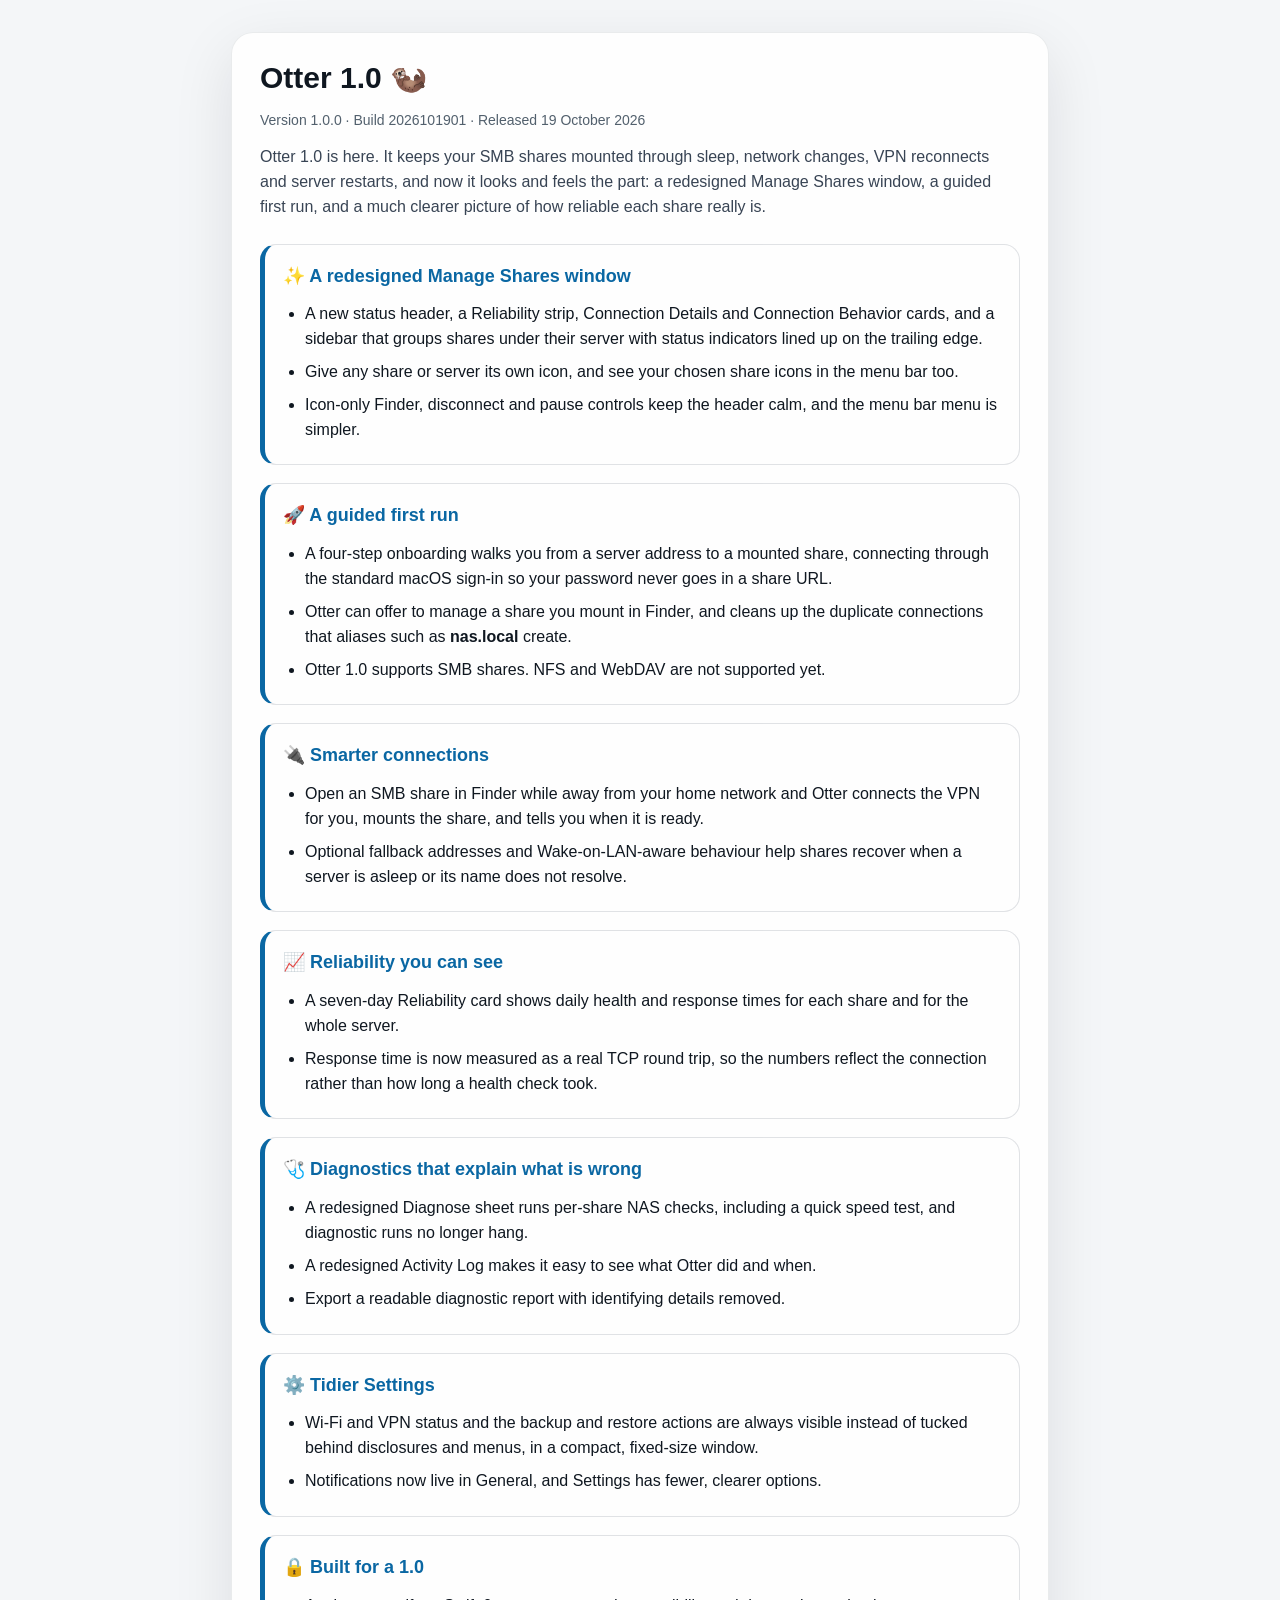
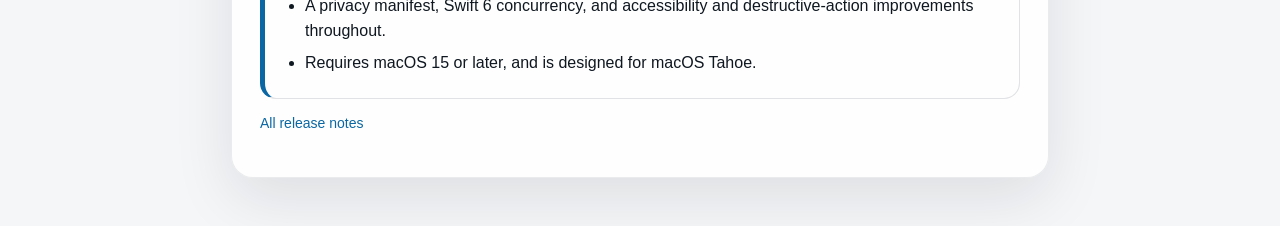
<file: docs/release-notes/1.0.0.html>
<!doctype html>
<html lang="en">
<head>
  <meta charset="utf-8">
  <meta name="viewport" content="width=device-width, initial-scale=1">
  <title>Otter 1.0 - Release Notes</title>
  <meta name="description" content="Release notes for Otter 1.0: a redesigned Manage Shares window, guided onboarding, VPN-aware mounting, reliability history and faster diagnostics.">
  <style>
    :root { color-scheme: light dark; }
    body { margin: 0; padding: 32px 20px 48px; font: 16px/1.55 -apple-system, BlinkMacSystemFont, "Segoe UI", sans-serif; background: #f4f6f8; color: #0f1720; }
    main { max-width: 760px; margin: 0 auto; padding: 28px; border-radius: 22px; background: rgba(255, 255, 255, .86); box-shadow: 0 20px 60px rgba(15, 23, 32, .10); border: 1px solid rgba(82, 96, 109, .12); }
    h1 { margin: 0 0 6px; font-size: 30px; line-height: 1.15; }
    .meta { color: #52606d; font-size: 14px; }
    .intro { margin: 0 0 24px; color: #384454; }
    section { margin: 18px 0 0; padding: 18px 18px 14px; border: 1px solid rgba(82, 96, 109, .18); border-radius: 16px; border-left: 5px solid #0a67a3; background: rgba(255, 255, 255, .42); }
    h2 { margin: 0 0 4px; color: #0a67a3; font-size: 18px; }
    ul { margin: 12px 0 0; padding-left: 22px; }
    li { margin: 0 0 8px; }
    a { color: #0a67a3; text-decoration: none; }
    a:hover { text-decoration: underline; }
    @media (prefers-color-scheme: dark) { body { background: #0b1015; color: #edf2f7; } main { background: rgba(15, 23, 32, .88); border-color: rgba(159, 176, 194, .14); } .meta { color: #9fb0c2; } .intro { color: #c8d3df; } section { border-color: rgba(159, 176, 194, .18); background: rgba(255, 255, 255, .04); } h2, a { color: #73c3ff; } section { border-left-color: #73c3ff; } }
  </style>
</head>
<body>
  <main>
    <h1>Otter 1.0 🦦</h1>
    <p class="meta">Version 1.0.0 &middot; Build 2026101901 &middot; Released 19 October 2026</p>
    <p class="intro">Otter 1.0 is here. It keeps your SMB shares mounted through sleep, network changes, VPN reconnects and server restarts, and now it looks and feels the part: a redesigned Manage Shares window, a guided first run, and a much clearer picture of how reliable each share really is.</p>

    <section>
      <h2>✨ A redesigned Manage Shares window</h2>
      <ul>
        <li>A new status header, a Reliability strip, Connection Details and Connection Behavior cards, and a sidebar that groups shares under their server with status indicators lined up on the trailing edge.</li>
        <li>Give any share or server its own icon, and see your chosen share icons in the menu bar too.</li>
        <li>Icon-only Finder, disconnect and pause controls keep the header calm, and the menu bar menu is simpler.</li>
      </ul>
    </section>

    <section>
      <h2>🚀 A guided first run</h2>
      <ul>
        <li>A four-step onboarding walks you from a server address to a mounted share, connecting through the standard macOS sign-in so your password never goes in a share URL.</li>
        <li>Otter can offer to manage a share you mount in Finder, and cleans up the duplicate connections that aliases such as <strong>nas.local</strong> create.</li>
        <li>Otter 1.0 supports SMB shares. NFS and WebDAV are not supported yet.</li>
      </ul>
    </section>

    <section>
      <h2>🔌 Smarter connections</h2>
      <ul>
        <li>Open an SMB share in Finder while away from your home network and Otter connects the VPN for you, mounts the share, and tells you when it is ready.</li>
        <li>Optional fallback addresses and Wake-on-LAN-aware behaviour help shares recover when a server is asleep or its name does not resolve.</li>
      </ul>
    </section>

    <section>
      <h2>📈 Reliability you can see</h2>
      <ul>
        <li>A seven-day Reliability card shows daily health and response times for each share and for the whole server.</li>
        <li>Response time is now measured as a real TCP round trip, so the numbers reflect the connection rather than how long a health check took.</li>
      </ul>
    </section>

    <section>
      <h2>🩺 Diagnostics that explain what is wrong</h2>
      <ul>
        <li>A redesigned Diagnose sheet runs per-share NAS checks, including a quick speed test, and diagnostic runs no longer hang.</li>
        <li>A redesigned Activity Log makes it easy to see what Otter did and when.</li>
        <li>Export a readable diagnostic report with identifying details removed.</li>
      </ul>
    </section>

    <section>
      <h2>⚙️ Tidier Settings</h2>
      <ul>
        <li>Wi-Fi and VPN status and the backup and restore actions are always visible instead of tucked behind disclosures and menus, in a compact, fixed-size window.</li>
        <li>Notifications now live in General, and Settings has fewer, clearer options.</li>
      </ul>
    </section>

    <section>
      <h2>🔒 Built for a 1.0</h2>
      <ul>
        <li>A privacy manifest, Swift 6 concurrency, and accessibility and destructive-action improvements throughout.</li>
        <li>Requires macOS 15 or later, and is designed for macOS Tahoe.</li>
      </ul>
    </section>

    <p class="meta"><a href="./index.html">All release notes</a></p>
  </main>
</body>
</html>
</file>
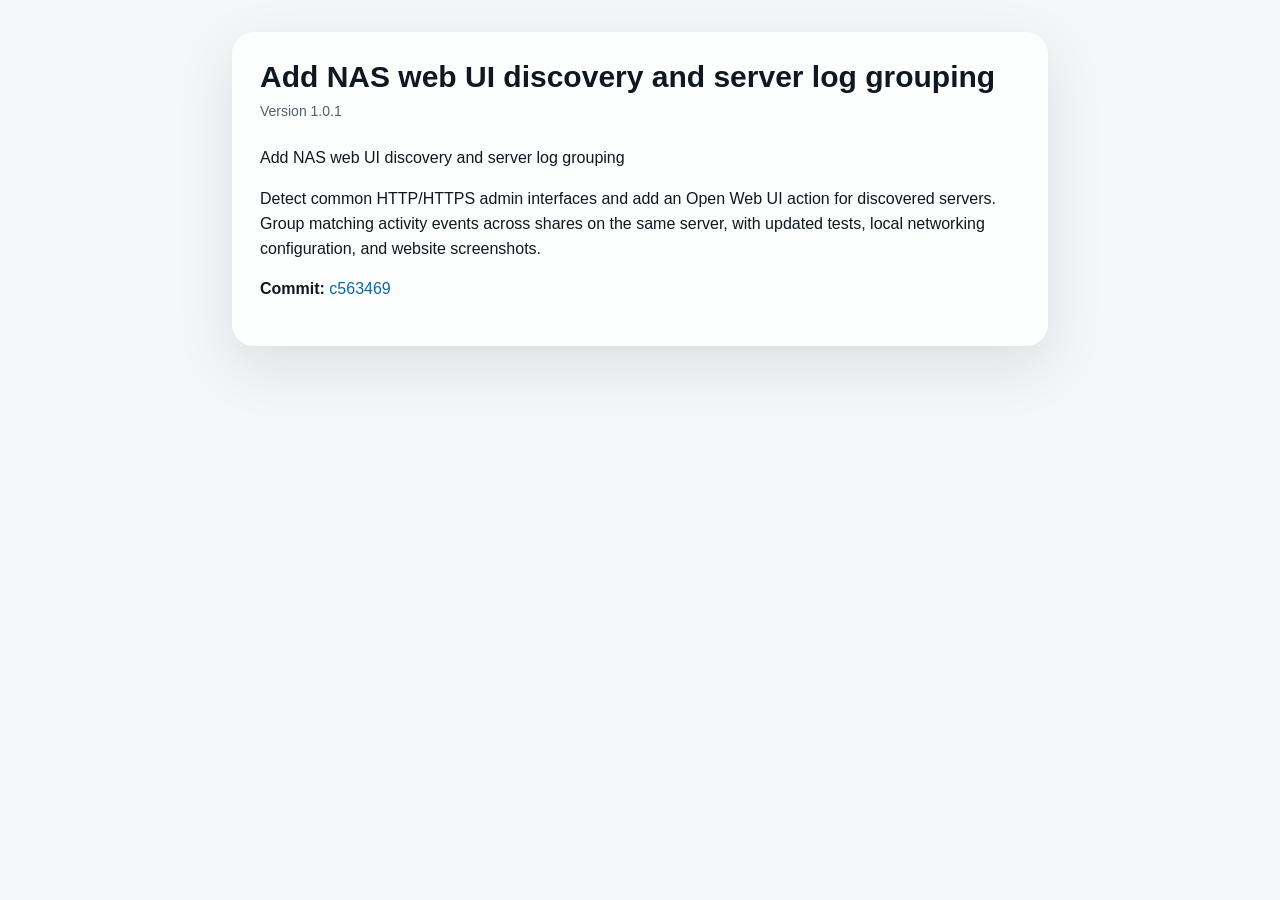
<file: docs/release-notes/1.0.1.html>
<!doctype html>
<html lang="en">
<head>
  <meta charset="utf-8">
  <meta name="viewport" content="width=device-width, initial-scale=1">
  <title>Add NAS web UI discovery and server log grouping - Release Notes</title>
  <style>
    :root { color-scheme: light dark; }
    body {
      margin: 0;
      padding: 32px 20px 48px;
      font: 16px/1.55 -apple-system, BlinkMacSystemFont, "Segoe UI", sans-serif;
      background: #f4f6f8;
      color: #0f1720;
    }
    main {
      max-width: 760px;
      margin: 0 auto;
      padding: 28px;
      border-radius: 22px;
      background: rgba(255, 255, 255, 0.86);
      box-shadow: 0 20px 60px rgba(15, 23, 32, 0.10);
    }
    h1 { margin: 0 0 6px; font-size: 30px; line-height: 1.15; }
    .meta { margin: 0 0 24px; color: #52606d; font-size: 14px; }
    p { margin: 0 0 16px; }
    a { color: #0a67a3; text-decoration: none; }
    a:hover { text-decoration: underline; }
    @media (prefers-color-scheme: dark) {
      body { background: #0b1015; color: #edf2f7; }
      main {
        background: rgba(15, 23, 32, 0.88);
        box-shadow: 0 24px 70px rgba(0, 0, 0, 0.45);
      }
      .meta { color: #9fb0c2; }
      a { color: #73c3ff; }
    }
  </style>
</head>
<body>
  <main>
    <h1>Add NAS web UI discovery and server log grouping</h1>
    <p class="meta">Version 1.0.1</p>
    <p>Add NAS web UI discovery and server log grouping</p>
<p>Detect common HTTP/HTTPS admin interfaces and add an Open Web UI action for discovered servers. Group matching activity events across shares on the same server, with updated tests, local networking configuration, and website screenshots.</p>
    <p><strong>Commit:</strong> <a href="https://github.com/johnwatso/Otter/commit/c5634699e18a0bad44b78b06c8ee44f189c3d4a4">c563469</a></p>
  </main>
</body>
</html>
</file>
<file: website/styles.css>
:root {
  color-scheme: dark;
  --bg: #0b1018;
  --panel: #111823;
  --line: rgba(255, 255, 255, 0.09);
  --line-strong: rgba(255, 255, 255, 0.16);
  --text: #f2f6fb;
  --muted: #a3b0c2;
  --soft: #7d8ba0;
  --accent: #5ac8fa;
  --accent-strong: #2f9bff;
  --accent-ink: #04202f;
  --accent-wash: rgba(90, 200, 250, 0.1);
  --accent-line: rgba(90, 200, 250, 0.28);
  --hero-glow: rgba(47, 155, 255, 0.2);
  --stage-base: #0c1b2c;
  --stage-blue-core: rgba(32, 156, 255, 0.48);
  --stage-blue: rgba(19, 126, 255, 0.31);
  --stage-blue-edge: rgba(74, 176, 255, 0.12);
  --good: #6fdcae;
  --bad: #f58b9d;
  --badge-bg: rgba(255, 255, 255, 0.05);
  --grid-dot: rgba(255, 255, 255, 0.05);
  --header-bg: rgba(11, 16, 24, 0.78);
  --aqua: var(--accent);
  --cyan: var(--accent);
  --font-body: -apple-system, BlinkMacSystemFont, "SF Pro Text", "Helvetica Neue", "Segoe UI", sans-serif;
  --font-display: -apple-system, BlinkMacSystemFont, "SF Pro Display", "Helvetica Neue", "Segoe UI", sans-serif;
}

:root[data-theme="light"] {
  color-scheme: light;
  --bg: #f6f9fd;
  --panel: #ffffff;
  --line: rgba(15, 30, 55, 0.1);
  --line-strong: rgba(15, 30, 55, 0.18);
  --text: #0e1a2b;
  --muted: #4a5a70;
  --soft: #70809a;
  --accent: #0a74e6;
  --accent-strong: #0a74e6;
  --accent-ink: #ffffff;
  --accent-wash: rgba(10, 116, 230, 0.08);
  --accent-line: rgba(10, 116, 230, 0.28);
  --hero-glow: rgba(47, 155, 255, 0.2);
  --stage-base: #eaf5ff;
  --stage-blue-core: rgba(0, 119, 255, 0.32);
  --stage-blue: rgba(10, 132, 255, 0.23);
  --stage-blue-edge: rgba(76, 174, 255, 0.1);
  --good: #14966a;
  --bad: #d6405b;
  --badge-bg: rgba(15, 30, 55, 0.04);
  --grid-dot: rgba(15, 30, 55, 0.06);
  --header-bg: rgba(246, 249, 253, 0.82);
}

* {
  box-sizing: border-box;
}

html {
  min-height: 100%;
  background: var(--bg);
  scroll-behavior: smooth;
  scroll-padding-top: 88px;
}

body {
  position: relative;
  min-height: 100%;
  margin: 0;
  background: var(--bg);
  color: var(--text);
  font-family: var(--font-body);
  line-height: 1.6;
  -webkit-font-smoothing: antialiased;
}

img {
  display: block;
  max-width: 100%;
}

a {
  color: inherit;
  text-decoration: none;
}

button {
  font: inherit;
  cursor: pointer;
}

a:focus-visible,
button:focus-visible {
  outline: 3px solid var(--accent);
  outline-offset: 4px;
}

h1,
h2,
h3,
h4,
p {
  margin: 0;
}

h1,
h2,
h3,
h4 {
  font-family: var(--font-display);
}

.wrap {
  width: min(1120px, calc(100% - 64px));
  margin-inline: auto;
}

.skip-link {
  position: absolute;
  left: 16px;
  top: -80px;
  z-index: 30;
  background: var(--accent);
  color: var(--accent-ink);
  padding: 12px 20px;
  border-radius: 8px;
}

.skip-link:focus {
  top: 12px;
}

/* Header */

.site-header {
  position: sticky;
  top: 0;
  z-index: 20;
  border-bottom: 1px solid var(--line);
  background: var(--header-bg);
  backdrop-filter: blur(18px) saturate(1.4);
  -webkit-backdrop-filter: blur(18px) saturate(1.4);
}

.site-header-inner {
  height: 72px;
  display: flex;
  align-items: center;
  justify-content: space-between;
  gap: 24px;
}

.brand {
  display: inline-flex;
  align-items: center;
  gap: 10px;
  font-family: var(--font-display);
  font-size: 26px;
  font-weight: 800;
  letter-spacing: -1px;
  line-height: 1;
}

.brand img {
  width: 32px;
  height: auto;
}

.brand-dot {
  margin-left: -8px;
  color: var(--accent);
}

.site-nav {
  display: flex;
  gap: 32px;
  color: var(--muted);
  font-size: 14px;
}

.site-nav a:hover,
.footer-links a:hover,
.text-link:hover {
  color: var(--accent);
}

.header-actions {
  display: flex;
  align-items: center;
  gap: 10px;
}

.pill-link {
  min-height: 38px;
  display: inline-flex;
  align-items: center;
  gap: 9px;
  padding: 0 16px;
  border: 1px solid var(--line-strong);
  border-radius: 8px;
  font-size: 14px;
  transition: border-color 0.2s, background 0.2s;
}

.pill-link:hover {
  border-color: var(--accent);
  background: var(--accent-wash);
}

.pill-link svg {
  width: 17px;
  height: 17px;
  fill: currentColor;
}

/* Hero */

.hero-scene {
  position: relative;
  isolation: isolate;
  overflow: hidden;
  background: linear-gradient(to bottom, var(--bg) 0%, var(--bg) 45%, var(--stage-base) 100%);
}

.hero-scene::before {
  content: "";
  position: absolute;
  left: 50%;
  bottom: 18px;
  z-index: 0;
  width: min(1040px, 100vw);
  height: 590px;
  transform: translateX(-50%);
  background: radial-gradient(
    ellipse at 50% 58%,
    var(--stage-blue-core) 0%,
    var(--stage-blue) 31%,
    var(--stage-blue-edge) 54%,
    transparent 73%
  );
  pointer-events: none;
}

.hero-scene::after {
  content: "";
  position: absolute;
  inset: auto 0 0;
  z-index: 0;
  height: 230px;
  background: linear-gradient(to bottom, transparent, var(--bg) 94%);
  pointer-events: none;
}

.hero,
.showcase {
  position: relative;
  z-index: 1;
}

.hero {
  padding: 82px 0 0;
  text-align: center;
}

h1 {
  margin: 0 auto 18px;
  max-width: 960px;
  color: var(--text);
  font-size: clamp(48px, 6vw, 76px);
  font-weight: 700;
  letter-spacing: -0.045em;
  line-height: 1.01;
}

h1 > span {
  color: inherit;
}

.accent {
  color: var(--accent);
}

.hero-copy {
  max-width: 660px;
  margin: 0 auto;
  color: var(--muted);
  font-size: 17px;
  line-height: 1.58;
}

.hero-actions {
  display: flex;
  flex-wrap: wrap;
  justify-content: center;
  gap: 12px;
  margin-top: 24px;
}

.button {
  min-height: 48px;
  display: inline-flex;
  align-items: center;
  justify-content: center;
  gap: 10px;
  padding: 11px 22px;
  border: 1px solid var(--line-strong);
  border-radius: 8px;
  font-size: 15px;
  font-weight: 600;
  transition: background-color 0.18s ease, border-color 0.18s ease, box-shadow 0.18s ease;
}

.button-primary {
  border-color: var(--accent);
  background: var(--accent);
  box-shadow: 0 1px 2px rgba(6, 33, 64, 0.16);
  color: var(--accent-ink);
}

.button-primary:hover {
  border-color: color-mix(in srgb, var(--accent) 88%, black);
  background: color-mix(in srgb, var(--accent) 88%, black);
  box-shadow: 0 2px 5px rgba(6, 33, 64, 0.2);
}

.button-secondary {
  background: var(--badge-bg);
  color: var(--text);
}

.button-secondary:hover {
  border-color: var(--soft);
  background: var(--accent-wash);
}

.button-icon {
  width: 18px;
  height: 18px;
  flex: 0 0 auto;
  fill: currentColor;
}

.button-icon-line {
  fill: none;
  stroke: currentColor;
  stroke-width: 2;
  stroke-linecap: round;
  stroke-linejoin: round;
}

.platform-note {
  display: flex;
  flex-wrap: wrap;
  align-items: center;
  justify-content: center;
  margin: 18px 0 0;
  padding: 0;
  color: var(--soft);
  font-size: 13px;
  line-height: 1.4;
  list-style: none;
}

.platform-note li {
  position: relative;
  display: inline-flex;
  align-items: center;
  gap: 7px;
  padding: 0 14px;
  white-space: nowrap;
}

.platform-note li + li::before {
  content: "";
  position: absolute;
  left: 0;
  width: 1px;
  height: 14px;
  background: var(--line-strong);
}

.platform-note svg {
  width: 14px;
  height: 14px;
  flex: 0 0 auto;
  fill: none;
  stroke: currentColor;
  stroke-width: 1.6;
  stroke-linecap: round;
  stroke-linejoin: round;
}

/* App screenshot */

.showcase {
  padding: 42px 0 64px;
}

.showcase-stage {
  display: grid;
  place-items: center;
}

.app-shot {
  width: min(660px, 100%);
  height: auto;
}

.app-shot-light,
:root[data-theme="light"] .app-shot-dark {
  display: none;
}

:root[data-theme="light"] .app-shot-light {
  display: block;
}

.theme-icon-dark {
  display: block;
}

.theme-icon-light {
  display: none;
}

:root[data-theme="light"] .theme-icon-light {
  display: block;
}

:root[data-theme="light"] .theme-icon-dark {
  display: none;
}

/* Sections */

.section {
  padding-top: 110px;
}

.hero-scene + .section {
  padding-top: 82px;
}

.eyebrow {
  color: var(--accent);
  font-size: 11px;
  font-weight: 700;
  letter-spacing: 1.5px;
  text-transform: uppercase;
}

.section-heading {
  display: flex;
  align-items: flex-end;
  justify-content: space-between;
  gap: 40px;
  margin-bottom: 40px;
}

.section-heading h2,
.cta-panel h2 {
  margin-top: 12px;
  font-size: 42px;
  font-weight: 600;
  letter-spacing: -1.7px;
  line-height: 1.15;
}

.section-heading > p {
  max-width: 340px;
  padding-bottom: 6px;
  color: var(--muted);
  font-size: 15px;
}

.feature-grid {
  display: grid;
  grid-template-columns: repeat(3, 1fr);
  gap: 16px;
}

.feature-card {
  display: flex;
  flex-direction: column;
  align-items: flex-start;
  padding: 28px 26px;
  border: 1px solid var(--line);
  border-radius: 12px;
  background: var(--panel);
}

.feature-icon {
  width: 44px;
  height: 44px;
  display: grid;
  place-items: center;
  margin-bottom: 26px;
  border: 1px solid var(--accent-line);
  border-radius: 10px;
  background: var(--accent-wash);
  color: var(--accent);
}

.feature-icon svg {
  width: 22px;
  height: 22px;
  fill: none;
  stroke: currentColor;
  stroke-width: 1.8;
  stroke-linecap: round;
  stroke-linejoin: round;
}

.feature-card h3 {
  margin-bottom: 10px;
  font-size: 18px;
  font-weight: 600;
  letter-spacing: -0.4px;
}

.feature-card p {
  color: var(--muted);
  font-size: 14.5px;
  line-height: 1.7;
}

/* Comparison */

.compare-grid {
  display: grid;
  grid-template-columns: 1fr 1fr;
  gap: 16px;
}

.compare-card {
  padding: 28px 28px 14px;
  border: 1px solid var(--line);
  border-radius: 12px;
  background: var(--panel);
}

.compare-card-primary {
  border-color: var(--accent-line);
  background: linear-gradient(160deg, var(--accent-wash), var(--panel) 55%);
}

.compare-card-heading {
  display: flex;
  align-items: center;
  gap: 10px;
  margin-bottom: 18px;
}

.compare-card-heading img,
.plist-file-icon {
  width: 28px;
  height: 28px;
  border-radius: 7px;
}

.plist-file-icon {
  display: grid;
  place-items: center;
  color: var(--soft);
}

.plist-file-icon svg {
  width: 26px;
  height: 26px;
  fill: none;
  stroke: currentColor;
  stroke-width: 1.8;
  stroke-linecap: round;
  stroke-linejoin: round;
}

.compare-card h3 {
  font-size: 18px;
  font-weight: 600;
}

.compare-points {
  margin: 0;
  padding: 0;
  list-style: none;
}

.compare-points li {
  display: grid;
  grid-template-columns: 18px 92px 1fr;
  gap: 10px;
  padding: 14px 0;
  border-top: 1px solid var(--line);
  color: var(--muted);
  font-size: 14px;
}

.compare-points strong {
  color: var(--text);
  font-weight: 600;
}

.point-good,
.point-warn {
  font-weight: 700;
}

.point-good {
  color: var(--good);
}

.point-warn {
  color: var(--bad);
}

.compare-card-muted {
  background: transparent;
}

/* CTA */

.get-started {
  padding: 110px 0 90px;
}

.cta-panel {
  padding: 52px 24px;
  border: 1px solid var(--accent-line);
  border-radius: 20px;
  background:
    radial-gradient(ellipse at 50% 0, var(--hero-glow), transparent 75%),
    var(--panel);
  text-align: center;
}

.cta-panel > img {
  width: 88px;
  height: 88px;
  margin: 0 auto 22px;
  border-radius: 20px;
}

.cta-panel h2 {
  margin: 14px 0 16px;
  font-size: 40px;
}

.cta-panel > p {
  max-width: 560px;
  margin: 0 auto;
  color: var(--muted);
  font-size: 16px;
}

.cta-panel .download-meta {
  margin-top: 24px;
  color: var(--soft);
  font-size: 13px;
}

/* Footer */

.site-footer {
  display: flex;
  align-items: center;
  justify-content: space-between;
  gap: 24px;
  padding: 30px 0 44px;
  border-top: 1px solid var(--line);
}

.site-footer .brand {
  font-size: 22px;
}

.site-footer .brand img {
  width: 26px;
}

.site-footer p {
  margin-top: 10px;
  color: var(--soft);
  font-size: 13px;
}

.footer-links {
  display: flex;
  gap: 24px;
  color: var(--muted);
  font-size: 13px;
}

/* Download page compatibility */

.glass-panel {
  border: 1px solid var(--line-strong);
  background:
    radial-gradient(ellipse at 50% 0, var(--hero-glow), transparent 70%),
    var(--panel);
}

@media (min-width: 1500px) {
  h1 {
    font-size: 76px;
  }
}

@media (max-width: 900px) {
  .wrap {
    width: calc(100% - 40px);
  }

  .site-nav {
    display: none;
  }

  .feature-grid {
    grid-template-columns: repeat(2, 1fr);
  }

  .compare-grid {
    grid-template-columns: 1fr;
  }

  .section-heading {
    display: block;
  }

  .section-heading > p {
    margin-top: 18px;
    max-width: none;
  }
}

@media (max-width: 600px) {
  .wrap {
    width: calc(100% - 32px);
  }

  .site-header-inner {
    height: 64px;
  }

  .brand {
    font-size: 23px;
  }

  .pill-link span {
    display: none;
  }

  .pill-link {
    padding: 0;
    width: 38px;
    justify-content: center;
  }

  .hero {
    padding-top: 50px;
  }

  h1 {
    font-size: clamp(36px, 10.5vw, 40px);
    letter-spacing: -0.042em;
    line-height: 1.02;
  }

  .hero-copy {
    font-size: 16px;
    line-height: 1.55;
  }

  .cta-panel .hero-actions .button {
    flex: 1 1 100%;
  }

  .hero > .hero-actions .button {
    min-width: 148px;
  }

  .platform-note {
    max-width: 350px;
    gap: 8px 16px;
    margin-inline: auto;
  }

  .platform-note li {
    padding: 0;
  }

  .platform-note li + li::before {
    display: none;
  }

  .showcase {
    padding: 36px 0 54px;
  }

  .section {
    padding-top: 72px;
  }

  .section-heading h2,
  .cta-panel h2 {
    font-size: 32px;
    letter-spacing: -1.1px;
  }

  .feature-grid {
    grid-template-columns: 1fr;
    gap: 10px;
  }

  .feature-card {
    padding: 24px;
  }

  .compare-card {
    padding: 22px 20px 8px;
  }

  .compare-points li {
    grid-template-columns: 16px 1fr;
  }

  .compare-points li > span:last-child {
    grid-column: 2;
    margin-top: -6px;
  }

  .get-started {
    padding: 72px 0 56px;
  }

  .cta-panel {
    padding: 36px 16px;
  }

  .site-footer {
    flex-direction: column;
    align-items: flex-start;
  }
}

@media (prefers-reduced-motion: reduce) {
  html {
    scroll-behavior: auto;
  }

  *,
  *::before,
  *::after {
    transition: none !important;
  }
}
</file>
